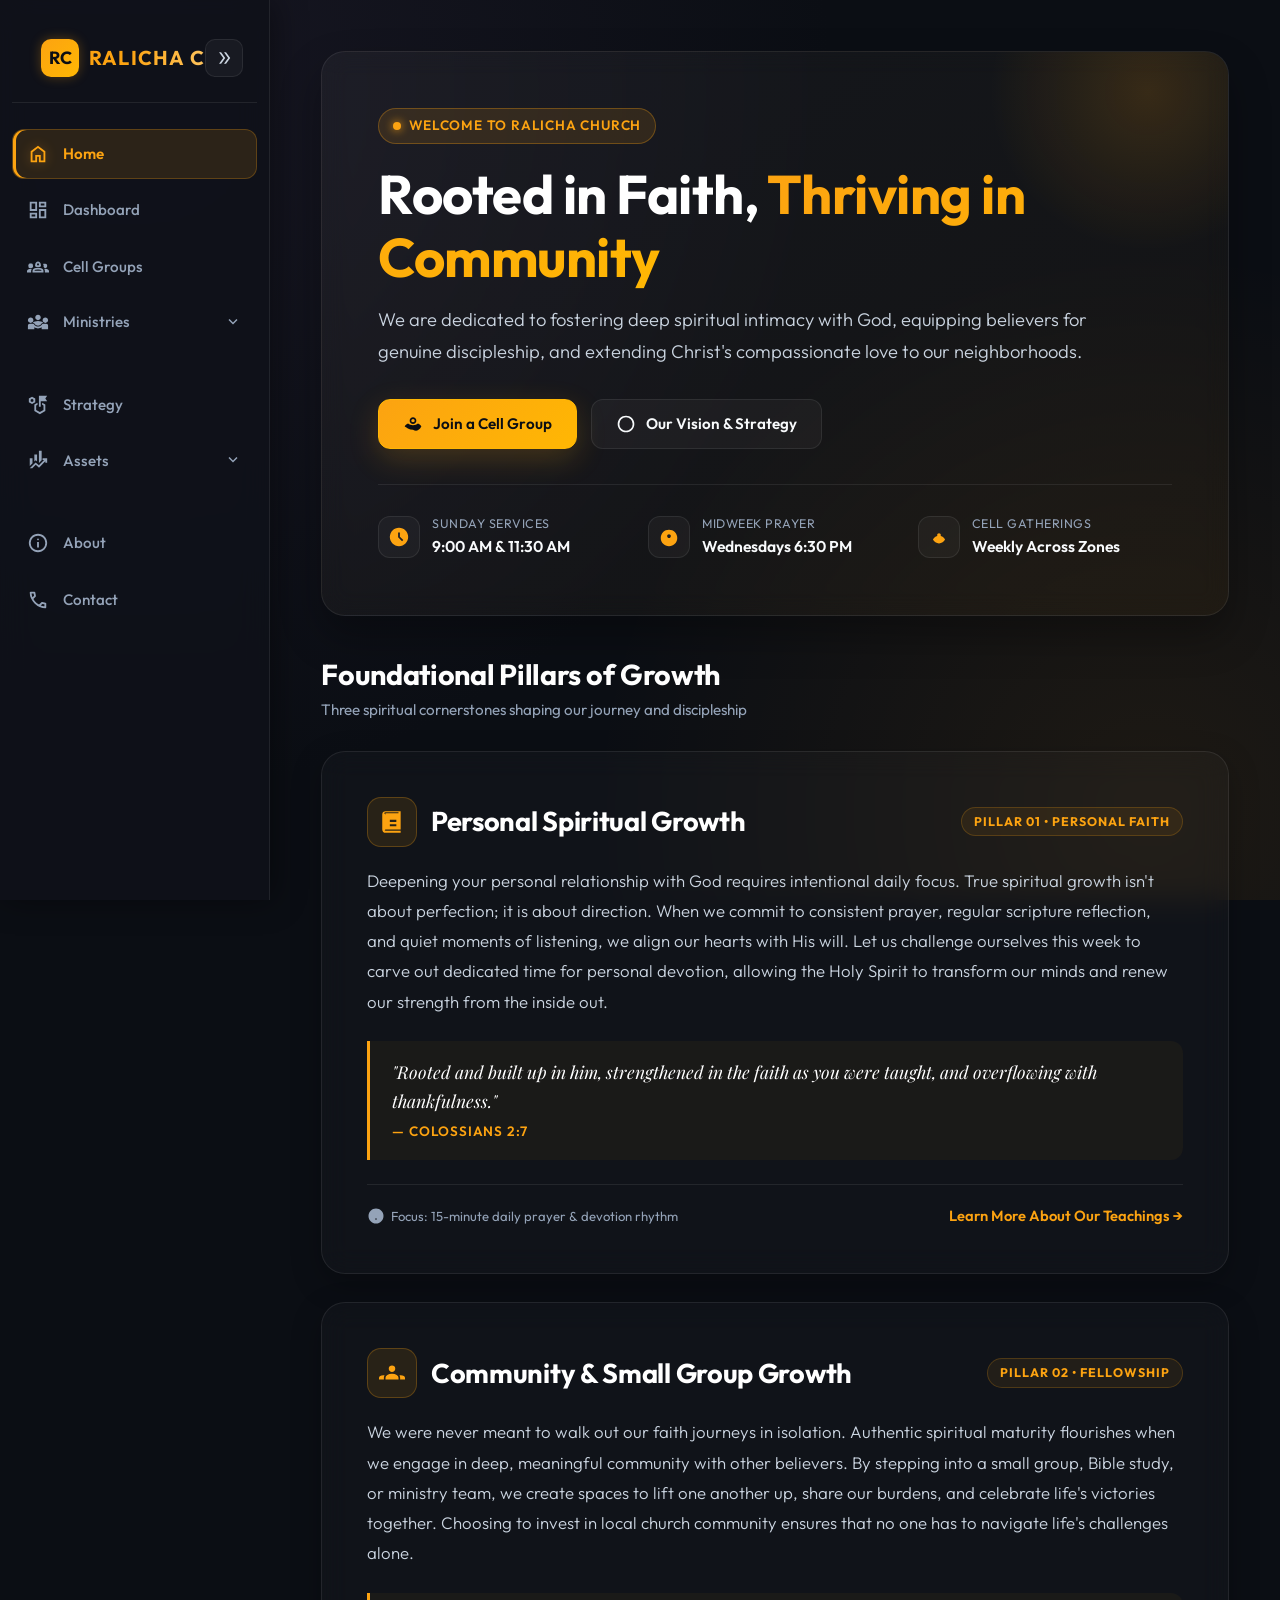
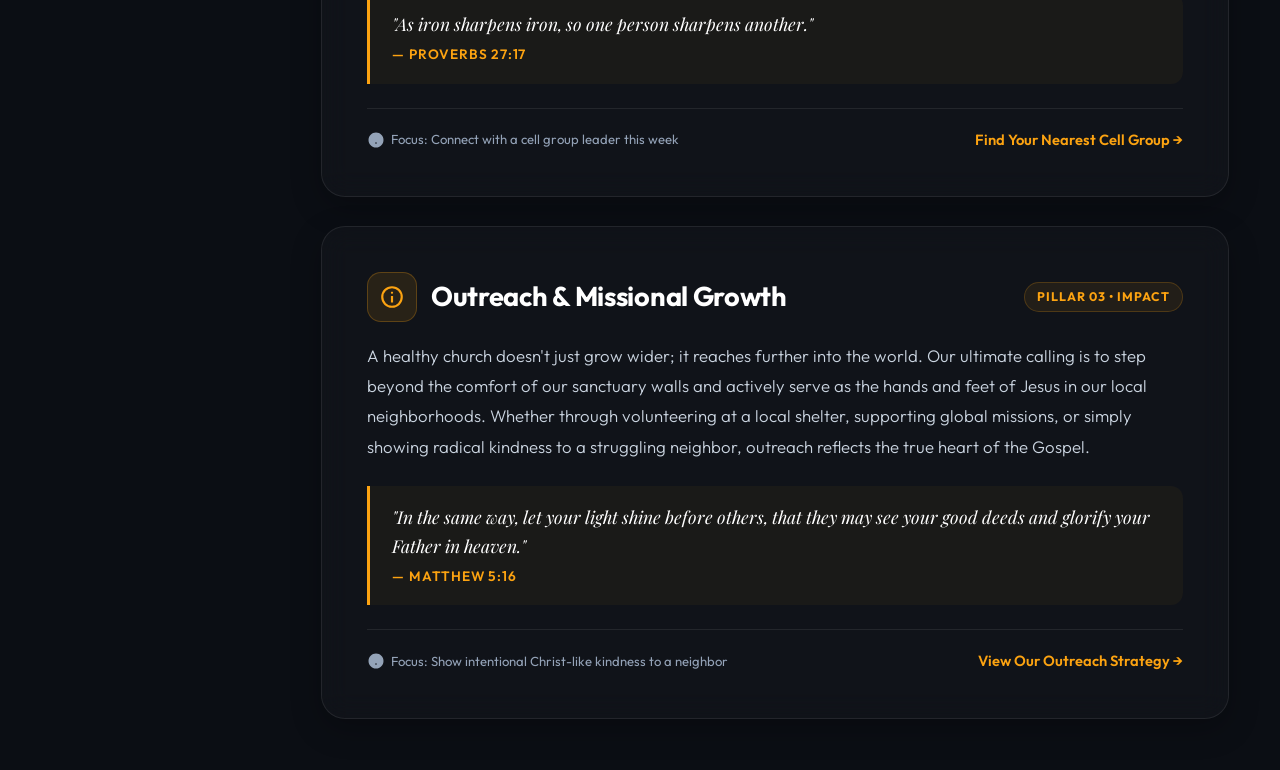
<file: index.html>
<!DOCTYPE html>
<html lang="en">
   <head>
      <meta charset="UTF-8">
      <meta name="viewport" content="width=device-width, initial-scale=1.0">
      <title>Ralicha Church | Home - Growing in Faith & Fellowship</title>
      <link rel="stylesheet" href="ChurchStyle.Css">
      <script type="text/javascript" src="church.js" defer></script>
   </head>
   <body>
      <!-- Mobile Navigation Hamburger Button -->
      <button id="mobile-toggle" class="mobile-nav-toggle" aria-label="Toggle navigation menu">
         <svg xmlns="http://www.w3.org/2000/svg" height="24px" viewBox="0 -960 960 960" width="24px" fill="currentColor">
            <path d="M120-240v-80h720v80H120Zm0-200v-80h720v80H120Zm0-200v-80h720v80H120Z"/>
         </svg>
      </button>

      <!-- Backdrop for mobile drawer -->
      <div class="mobile-backdrop"></div>

      <!-- Navigation Sidebar -->
      <nav id="sidebar">
         <ul>
            <li>
               <a href="index.html" class="logo-link">
                  <div class="logo-badge">RC</div>
                  <span id="logo">RALICHA CHURCH</span>
               </a>
               <button id="toggle-btn" aria-label="Toggle sidebar width" title="Collapse sidebar">
                  <svg xmlns="http://www.w3.org/2000/svg" height="20px" viewBox="0 -960 960 960" width="20px">
                     <path d="m242-200 200-280-200-280h98l200 280-200 280h-98Zm238 0 200-280-200-280h98l200 280-200 280h-98Z"/>
                  </svg>
               </button>
            </li>

            <li class="active">
               <a href="index.html">
                  <svg xmlns="http://www.w3.org/2000/svg" height="24px" viewBox="0 -960 960 960" width="24px">
                     <path d="M240-200h120v-240h240v240h120v-360L480-740 240-560v360Zm-80 80v-480l320-240 320 240v480H520v-240h-80v240H160Zm320-350Z"/>
                  </svg>
                  <span>Home</span>
               </a>
            </li>

            <li>
               <a href="dashboard.html">
                  <svg xmlns="http://www.w3.org/2000/svg" height="24px" viewBox="0 -960 960 960" width="24px">
                     <path d="M520-600v-240h320v240H520ZM120-440v-400h320v400H120Zm400 320v-400h320v400H520Zm-400 0v-240h320v240H120Zm80-400h160v-240H200v240Zm400 320h160v-240H600v240Zm0-480h160v-80H600v80ZM200-200h160v-80H200v80Zm160-320Zm240-160Zm0 240ZM360-280Z"/>
                  </svg>
                  <span>Dashboard</span>
               </a>
            </li>
            
            <li>
               <a href="members.html">
                  <svg xmlns="http://www.w3.org/2000/svg" height="24px" viewBox="0 -960 960 960" width="24px">
                     <path d="M411-480q-28 0-46-21t-13-49l12-72q8-43 40.5-70.5T480-720q44 0 76.5 27.5T597-622l12 72q5 28-13 49t-46 21H411Zm24-80h91l-8-49q-2-14-13-22.5t-25-8.5q-14 0-24.5 8.5T443-609l-8 49ZM124-441q-23 1-39.5-9T63-481q-2-9-1-18t5-17q0 1-1-4-2-2-10-24-2-12 3-23t13-19l2-2q2-19 15.5-32t33.5-13q3 0 19 4l3-1q5-5 13-7.5t17-2.5q11 0 19.5 3.5T208-626q1 0 1.5.5t1.5.5q14 1 24.5 8.5T251-596q2 7 1.5 13.5T250-570q0 1 1 4 7 7 11 15.5t4 17.5q0 4-6 21-1 2 0 4l2 16q0 21-17.5 36T202-441h-78Zm676 1q-33 0-56.5-23.5T720-520q0-12 3.5-22.5T733-563l-28-25q-10-8-3.5-20t18.5-12h80q33 0 56.5 23.5T880-540v20q0 33-23.5 56.5T800-440ZM0-240v-63q0-44 44.5-70.5T160-400q13 0 25 .5t23 2.5q-14 20-21 43t-7 49v65H0Zm240 0v-65q0-65 66.5-105T480-450q108 0 174 40t66 105v65H240Zm560-160q72 0 116 26.5t44 70.5v63H780v-65q0-26-6.5-49T754-397q11-2 22.5-2.5t23.5-.5Zm-320 30q-57 0-102 15t-53 35h311q-9-20-53.5-35T480-370Zm0 50Zm1-280Z"/>
                  </svg>
                  <span>Cell Groups</span>
               </a>
            </li>

            <li>
               <button class="dropdown-btn" onclick="toggleSubMenu(this)">
                  <svg xmlns="http://www.w3.org/2000/svg" height="24px" viewBox="0 -960 960 960" width="24px">
                     <path d="M40-160v-160q0-34 23.5-57t56.5-23h131q20 0 38 10t29 27q29 39 71.5 61t90.5 22q49 0 91.5-22t70.5-61q13-17 30.5-27t36.5-10h131q34 0 57 23t23 57v160H640v-91q-35 25-75.5 38T480-200q-43 0-84-13.5T320-252v92H40Zm440-160q-38 0-72-17.5T351-386q-17-25-42.5-39.5T253-440q22-37 93-58.5T480-520q63 0 134 21.5t93 58.5q-29 0-55 14.5T609-386q-22 32-56 49t-73 17ZM160-440q-50 0-85-35t-35-85q0-51 35-85.5t85-34.5q51 0 85.5 34.5T280-560q0 50-34.5 85T160-440Zm640 0q-50 0-85-35t-35-85q0-51 35-85.5t85-34.5q51 0 85.5 34.5T920-560q0 50-34.5 85T800-440ZM480-560q-50 0-85-35t-35-85q0-51 35-85.5t85-34.5q51 0 85.5 34.5T600-680q0 50-34.5 85T480-560Z"/>
                  </svg>
                  <span>Ministries</span>
                  <svg xmlns="http://www.w3.org/2000/svg" height="24px" viewBox="0 -960 960 960" width="24px">
                     <path d="M480-344 240-584l56-56 184 184 184-184 56 56-240 240Z"/>
                  </svg>
               </button>
               <ul class="sub-menu">
                  <li><a href="#">Children Ministry</a></li>
                  <li><a href="#">Men's Fellowship</a></li>
                  <li><a href="#">Women of Grace</a></li>
                  <li><a href="#">Praise & Worship</a></li>
               </ul>
            </li>

            <li>
               <a href="strategy.html">
                  <svg xmlns="http://www.w3.org/2000/svg" height="24px" viewBox="0 -960 960 960" width="24px">
                     <path d="M220-520 80-600v-160l140-80 140 80v160l-140 80Zm0-92 60-34v-68l-60-34-60 34v68l60 34Zm440 123v-93l140 82v280L560-80 320-220v-280l140-82v93l-60 35v188l160 93 160-93v-188l-60-35Zm-140 89v-480h360l-80 120 80 120H600v240h-80Zm40 69ZM220-680Z"/>
                  </svg>
                  <span>Strategy</span>
               </a>
            </li>

            <li>
               <button class="dropdown-btn" onclick="toggleSubMenu(this)">
                  <svg xmlns="http://www.w3.org/2000/svg" height="24px" viewBox="0 -960 960 960" width="24px">
                     <path d="M320-414v-306h120v306l-60-56-60 56Zm200 60v-526h120v406L520-354ZM120-216v-344h120v224L120-216Zm0 98 258-258 142 122 224-224h-64v-80h200v200h-80v-64L524-146 382-268 232-118H120Z"/>
                  </svg>
                  <span>Assets</span> 
                  <svg xmlns="http://www.w3.org/2000/svg" height="24px" viewBox="0 -960 960 960" width="24px">
                     <path d="M480-344 240-584l56-56 184 184 184-184 56 56-240 240Z"/>
                  </svg> 
               </button>
               <ul class="sub-menu">
                  <li><a href="#">Finance & Giving</a></li>
                  <li><a href="#">Inventory & Facilities</a></li>
               </ul>
            </li>

            <li>
               <a href="about.html">
                  <svg xmlns="http://www.w3.org/2000/svg" height="24px" viewBox="0 -960 960 960" width="24px">
                     <path d="M440-280h80v-240h-80v240Zm68.5-331.5Q520-623 520-640t-11.5-28.5Q497-680 480-680t-28.5 11.5Q440-657 440-640t11.5 28.5Q463-600 480-600t28.5-11.5ZM480-80q-83 0-156-31.5T197-197q-54-54-85.5-127T80-480q0-83 31.5-156T197-763q54-54 127-85.5T480-880q83 0 156 31.5T763-763q54 54 85.5 127T880-480q0 83-31.5 156T763-197q-54 54-127 85.5T480-80Zm0-80q134 0 227-93t93-227q0-134-93-227t-227-93q-134 0-227 93t-93 227q0 134 93 227t227 93Zm0-320Z"/>
                  </svg>
                  <span>About</span>
               </a>
            </li>

            <li>
               <a href="profile.html">
                  <svg xmlns="http://www.w3.org/2000/svg" height="24px" viewBox="0 -960 960 960" width="24px">
                     <path d="M798-120q-125 0-247-54.5T329-329Q229-429 174.5-551T120-798q0-18 12-30t30-12h162q14 0 25 9.5t13 22.5l26 140q2 16-1 27t-11 19l-97 98q20 37 47.5 71.5T387-386q31 31 65 57.5t72 48.5l94-94q9-9 23.5-13.5T670-390l138 28q14 4 23 14.5t9 23.5v162q0 18-12 30t-30 12ZM241-600l66-66-17-94h-89q5 41 14 81t26 79Zm358 358q39 17 79.5 27t81.5 13v-88l-94-19-67 67ZM241-600Zm358 358Z"/>
                  </svg>
                  <span>Contact</span>
               </a>
            </li>
         </ul>
      </nav>

      <!-- Main Content Container -->
      <main>
         <!-- Hero Welcome Banner -->
         <section class="hero-section">
            <div class="hero-pill">
               <span class="pulse-dot"></span>
               Welcome to Ralicha Church
            </div>
            <h1 class="hero-title">
               Rooted in Faith, <span>Thriving in Community</span>
            </h1>
            <p class="hero-lead">
               We are dedicated to fostering deep spiritual intimacy with God, equipping believers for genuine discipleship, and extending Christ's compassionate love to our neighborhoods.
            </p>
            <div class="hero-actions">
               <a href="members.html" class="btn btn-primary">
                  <svg xmlns="http://www.w3.org/2000/svg" height="20px" viewBox="0 -960 960 960" width="20px" fill="currentColor">
                     <path d="M480-480q-66 0-113-47t-47-113q0-66 47-113t113-47q66 0 113 47t47 113q0 66-47 113t-113 47Zm0-80q33 0 56.5-23.5T560-640q0-33-23.5-56.5T480-720q-33 0-56.5 23.5T400-640q0 33 23.5 56.5T480-560Zm0 360q-139 0-244-67.5T80-360q21-48 64.5-84T244-500q47 41 106 60.5T480-420q71 0 130-19.5T716-500q56 20 99.5 56T880-360q-45 105-150.5 172.5T480-200Z"/>
                  </svg>
                  Join a Cell Group
               </a>
               <a href="strategy.html" class="btn btn-outline">
                  <svg xmlns="http://www.w3.org/2000/svg" height="20px" viewBox="0 -960 960 960" width="20px" fill="currentColor">
                     <path d="M480-80q-83 0-156-31.5T197-197q-54-54-85.5-127T80-480q0-83 31.5-156T197-763q54-54 127-85.5T480-880q83 0 156 31.5T763-763q54 54 85.5 127T880-480q0 83-31.5 156T763-197q-54 54-127 85.5T480-80Zm0-80q134 0 227-93t93-227q0-134-93-227t-227-93q-134 0-227 93t-93 227q0 134 93 227t227 93Zm0-320Z"/>
                  </svg>
                  Our Vision & Strategy
               </a>
            </div>

            <!-- Worship & Gathering Stats Ribbon -->
            <div class="hero-stats">
               <div class="stat-item">
                  <div class="stat-icon">
                     <svg xmlns="http://www.w3.org/2000/svg" height="22px" viewBox="0 -960 960 960" width="22px" fill="currentColor">
                        <path d="m612-292 56-56-148-148v-184h-80v216l172 172ZM480-80q-83 0-156-31.5T197-197q-54-54-85.5-127T80-480q0-83 31.5-156T197-763q54-54 127-85.5T480-880q83 0 156 31.5T763-763q54 54 85.5 127T880-480q0 83-31.5 156T763-197q-54 54-127 85.5T480-80Z"/>
                     </svg>
                  </div>
                  <div class="stat-info">
                     <div class="stat-label">Sunday Services</div>
                     <div class="stat-value">9:00 AM & 11:30 AM</div>
                  </div>
               </div>

               <div class="stat-item">
                  <div class="stat-icon">
                     <svg xmlns="http://www.w3.org/2000/svg" height="22px" viewBox="0 -960 960 960" width="22px" fill="currentColor">
                        <path d="M480-80q-75 0-140.5-28.5t-114-77q-48.5-48.5-77-114T120-440q0-75 28.5-140.5t77-114q48.5-48.5 114-77T480-800q75 0 140.5 28.5t114 77q48.5 48.5 77 114T840-440q0 75-28.5 140.5t-77 114q-48.5 48.5-114 77T480-80Zm0-360q33 0 56.5-23.5T560-520q0-33-23.5-56.5T480-600q-33 0-56.5 23.5T400-520q0 33 23.5 56.5T480-440Z"/>
                     </svg>
                  </div>
                  <div class="stat-info">
                     <div class="stat-label">Midweek Prayer</div>
                     <div class="stat-value">Wednesdays 6:30 PM</div>
                  </div>
               </div>

               <div class="stat-item">
                  <div class="stat-icon">
                     <svg xmlns="http://www.w3.org/2000/svg" height="22px" viewBox="0 -960 960 960" width="22px" fill="currentColor">
                        <path d="M480-480q33 0 56.5-23.5T560-560q0-33-23.5-56.5T480-640q-33 0-56.5 23.5T400-560q0 33 23.5 56.5T480-480Zm0 280q86 0 157-45.5t107-122.5q-36-77-107-122.5T480-536q-86 0-157 45.5T216-368q36 77 107 122.5T480-200Z"/>
                     </svg>
                  </div>
                  <div class="stat-info">
                     <div class="stat-label">Cell Gatherings</div>
                     <div class="stat-value">Weekly Across Zones</div>
                  </div>
               </div>
            </div>
         </section>

         <!-- Pillars Section Header -->
         <div class="section-header">
            <div>
               <h2 class="section-title">Foundational Pillars of Growth</h2>
               <p class="section-subtitle">Three spiritual cornerstones shaping our journey and discipleship</p>
            </div>
         </div>

         <!-- Growth Pillars Grid -->
         <div class="pillars-grid">
            <!-- Pillar 1 -->
            <article class="container">
               <div class="card-top">
                  <div class="card-header-left">
                     <div class="pillar-icon-box">
                        <!-- Open Book / Bible Icon -->
                        <svg xmlns="http://www.w3.org/2000/svg" height="26px" viewBox="0 -960 960 960" width="26px" fill="currentColor">
                           <path d="M240-80q-50 0-85-35t-35-85v-560q0-50 35-85t85-35h560v680H240q-17 0-28.5 11.5T200-200q0 17 11.5 28.5T240-160h560v80H240Zm0-720h480v-40H240q-17 0-28.5 11.5T200-800q0 17 11.5 28.5T240-760h480-480Zm160 480h240v-80H400v80Zm0-160h240v-80H400v80Z"/>
                        </svg>
                     </div>
                     <div>
                        <h2>Personal Spiritual Growth</h2>
                     </div>
                  </div>
                  <span class="pillar-badge">Pillar 01 &bull; Personal Faith</span>
               </div>

               <div class="card-body">
                  <p>
                     Deepening your personal relationship with God requires intentional daily focus. True spiritual growth isn't about perfection; it is about direction. When we commit to consistent prayer, regular scripture reflection, and quiet moments of listening, we align our hearts with His will. Let us challenge ourselves this week to carve out dedicated time for personal devotion, allowing the Holy Spirit to transform our minds and renew our strength from the inside out.
                  </p>

                  <div class="scripture-quote">
                     <div class="scripture-text">
                        "Rooted and built up in him, strengthened in the faith as you were taught, and overflowing with thankfulness."
                     </div>
                     <div class="scripture-ref">&mdash; Colossians 2:7</div>
                  </div>
               </div>

               <div class="card-footer">
                  <div class="challenge-tag">
                     <svg xmlns="http://www.w3.org/2000/svg" height="18px" viewBox="0 -960 960 960" width="18px" fill="currentColor">
                        <path d="M480-80q-83 0-156-31.5T197-197q-54-54-85.5-127T80-480q0-83 31.5-156T197-763q54-54 127-85.5T480-880q83 0 156 31.5T763-763q54 54 85.5 127T880-480q0 83-31.5 156T763-197q-54 54-127 85.5T480-80Zm-40-360v-240h80v240h-80Zm40 160q17 0 28.5-11.5T520-320q0-17-11.5-28.5T480-360q-17 0-28.5 11.5T440-320q0 17 11.5 28.5T480-280Z"/>
                     </svg>
                     Focus: 15-minute daily prayer & devotion rhythm
                  </div>
                  <a href="about.html" class="action-link">
                     Learn More About Our Teachings &rarr;
                  </a>
               </div>
            </article>

            <!-- Pillar 2 -->
            <article class="container">
               <div class="card-top">
                  <div class="card-header-left">
                     <div class="pillar-icon-box">
                        <!-- Community / Group Icon -->
                        <svg xmlns="http://www.w3.org/2000/svg" height="26px" viewBox="0 -960 960 960" width="26px" fill="currentColor">
                           <path d="M0-240v-63q0-44 44.5-70.5T160-400q13 0 25 .5t23 2.5q-14 20-21 43t-7 49v65H0Zm240 0v-65q0-65 66.5-105T480-450q108 0 174 40t66 105v65H240Zm560-160q72 0 116 26.5t44 70.5v63H780v-65q0-26-6.5-49T754-397q11-2 22.5-2.5t23.5-.5ZM480-520q-50 0-85-35t-35-85q0-51 35-85.5t85-34.5q51 0 85.5 34.5T600-640q0 50-34.5 85T480-520Z"/>
                        </svg>
                     </div>
                     <div>
                        <h2>Community & Small Group Growth</h2>
                     </div>
                  </div>
                  <span class="pillar-badge">Pillar 02 &bull; Fellowship</span>
               </div>

               <div class="card-body">
                  <p>
                     We were never meant to walk out our faith journeys in isolation. Authentic spiritual maturity flourishes when we engage in deep, meaningful community with other believers. By stepping into a small group, Bible study, or ministry team, we create spaces to lift one another up, share our burdens, and celebrate life's victories together. Choosing to invest in local church community ensures that no one has to navigate life's challenges alone.
                  </p>

                  <div class="scripture-quote">
                     <div class="scripture-text">
                        "As iron sharpens iron, so one person sharpens another."
                     </div>
                     <div class="scripture-ref">&mdash; Proverbs 27:17</div>
                  </div>
               </div>

               <div class="card-footer">
                  <div class="challenge-tag">
                     <svg xmlns="http://www.w3.org/2000/svg" height="18px" viewBox="0 -960 960 960" width="18px" fill="currentColor">
                        <path d="M480-80q-83 0-156-31.5T197-197q-54-54-85.5-127T80-480q0-83 31.5-156T197-763q54-54 127-85.5T480-880q83 0 156 31.5T763-763q54 54 85.5 127T880-480q0 83-31.5 156T763-197q-54 54-127 85.5T480-80Zm-40-360v-240h80v240h-80Zm40 160q17 0 28.5-11.5T520-320q0-17-11.5-28.5T480-360q-17 0-28.5 11.5T440-320q0 17 11.5 28.5T480-280Z"/>
                     </svg>
                     Focus: Connect with a cell group leader this week
                  </div>
                  <a href="members.html" class="action-link">
                     Find Your Nearest Cell Group &rarr;
                  </a>
               </div>
            </article>

            <!-- Pillar 3 -->
            <article class="container">
               <div class="card-top">
                  <div class="card-header-left">
                     <div class="pillar-icon-box">
                        <!-- Outreach / Hands Icon -->
                        <svg xmlns="http://www.w3.org/2000/svg" height="26px" viewBox="0 -960 960 960" width="26px" fill="currentColor">
                           <path d="M440-280h80v-240h-80v240Zm40-320q17 0 28.5-11.5T520-640q0-17-11.5-28.5T480-680q-17 0-28.5 11.5T440-640q0 17 11.5 28.5T480-600Zm0 520q-83 0-156-31.5T197-197q-54-54-85.5-127T80-480q0-83 31.5-156T197-763q54-54 127-85.5T480-880q83 0 156 31.5T763-763q54 54 85.5 127T880-480q0 83-31.5 156T763-197q-54 54-127 85.5T480-80Zm0-80q134 0 227-93t93-227q0-134-93-227t-227-93q-134 0-227 93t-93 227q0 134 93 227t227 93Zm0-320Z"/>
                        </svg>
                     </div>
                     <div>
                        <h2>Outreach & Missional Growth</h2>
                     </div>
                  </div>
                  <span class="pillar-badge">Pillar 03 &bull; Impact</span>
               </div>

               <div class="card-body">
                  <p>
                     A healthy church doesn't just grow wider; it reaches further into the world. Our ultimate calling is to step beyond the comfort of our sanctuary walls and actively serve as the hands and feet of Jesus in our local neighborhoods. Whether through volunteering at a local shelter, supporting global missions, or simply showing radical kindness to a struggling neighbor, outreach reflects the true heart of the Gospel.
                  </p>

                  <div class="scripture-quote">
                     <div class="scripture-text">
                        "In the same way, let your light shine before others, that they may see your good deeds and glorify your Father in heaven."
                     </div>
                     <div class="scripture-ref">&mdash; Matthew 5:16</div>
                  </div>
               </div>

               <div class="card-footer">
                  <div class="challenge-tag">
                     <svg xmlns="http://www.w3.org/2000/svg" height="18px" viewBox="0 -960 960 960" width="18px" fill="currentColor">
                        <path d="M480-80q-83 0-156-31.5T197-197q-54-54-85.5-127T80-480q0-83 31.5-156T197-763q54-54 127-85.5T480-880q83 0 156 31.5T763-763q54 54 85.5 127T880-480q0 83-31.5 156T763-197q-54 54-127 85.5T480-80Zm-40-360v-240h80v240h-80Zm40 160q17 0 28.5-11.5T520-320q0-17-11.5-28.5T480-360q-17 0-28.5 11.5T440-320q0 17 11.5 28.5T480-280Z"/>
                     </svg>
                     Focus: Show intentional Christ-like kindness to a neighbor
                  </div>
                  <a href="strategy.html" class="action-link">
                     View Our Outreach Strategy &rarr;
                  </a>
               </div>
            </article>
         </div>
      </main>
   </body>
</html>
</file>
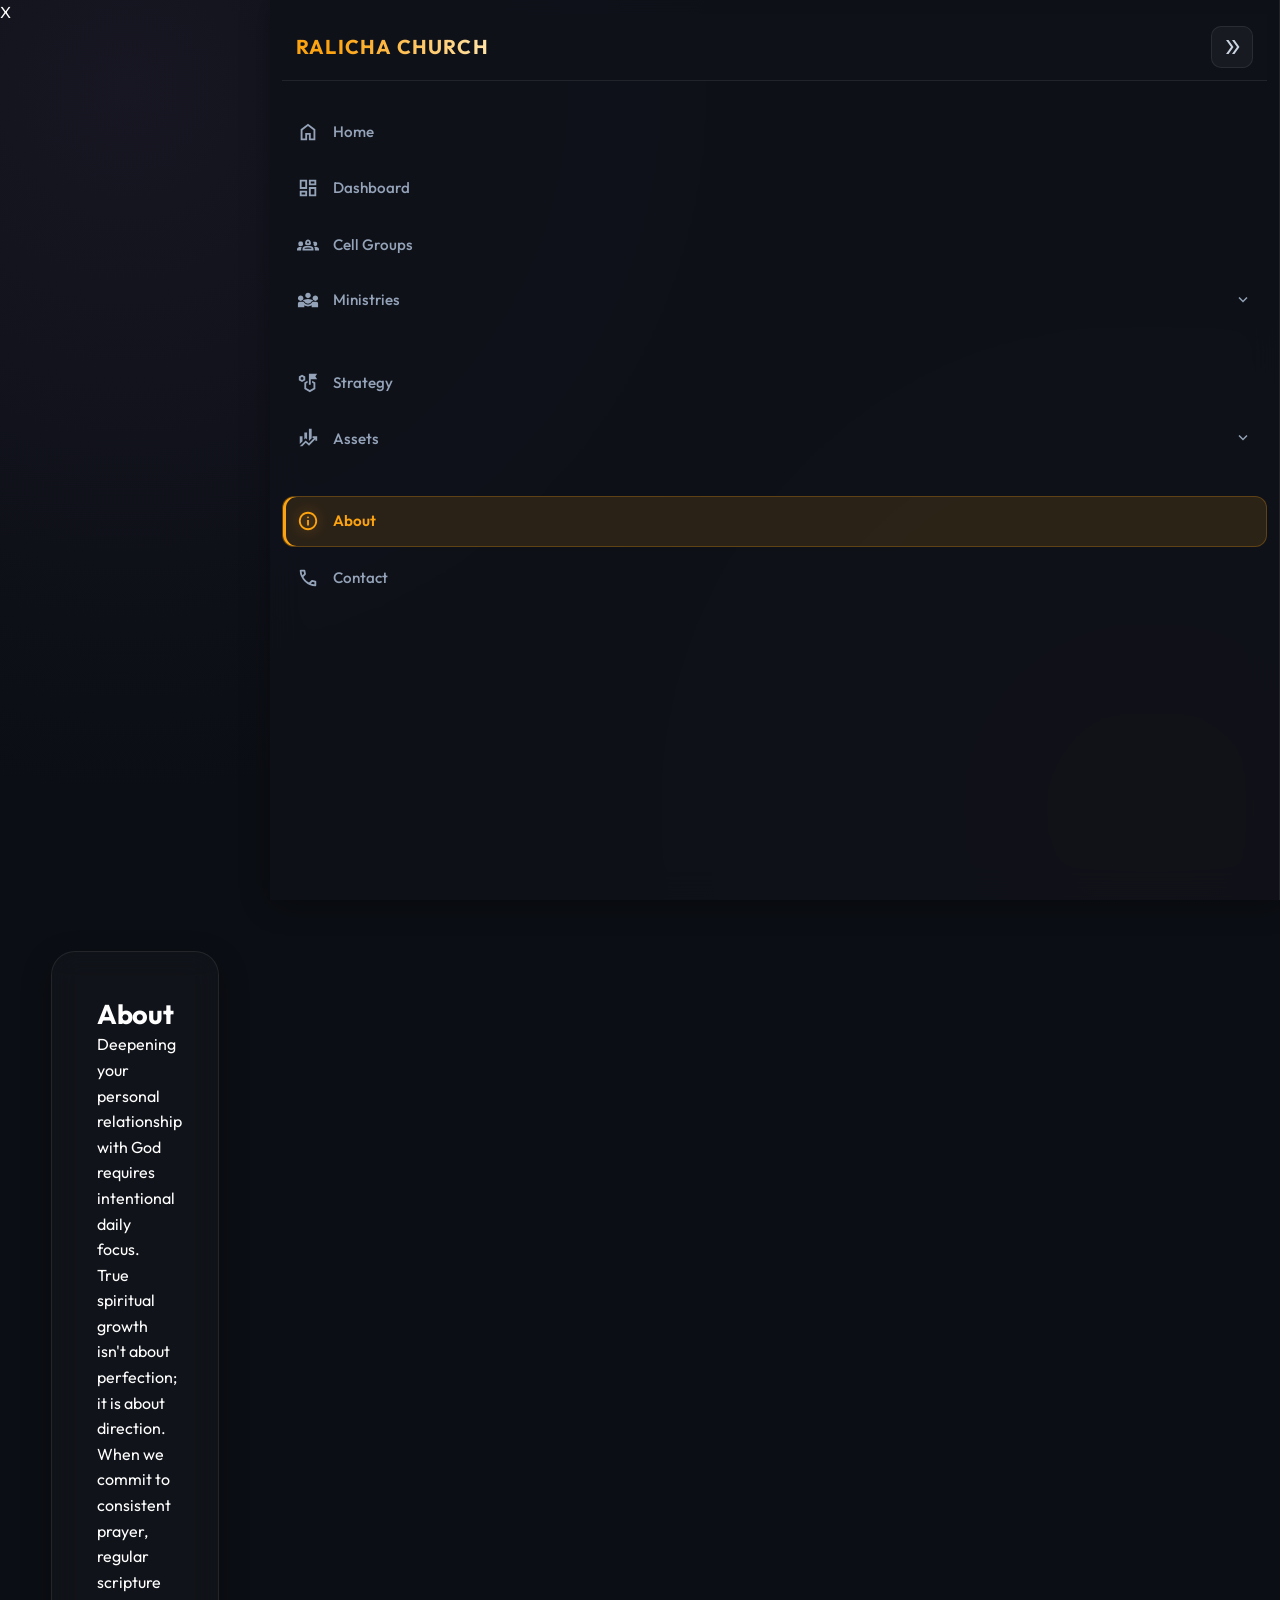
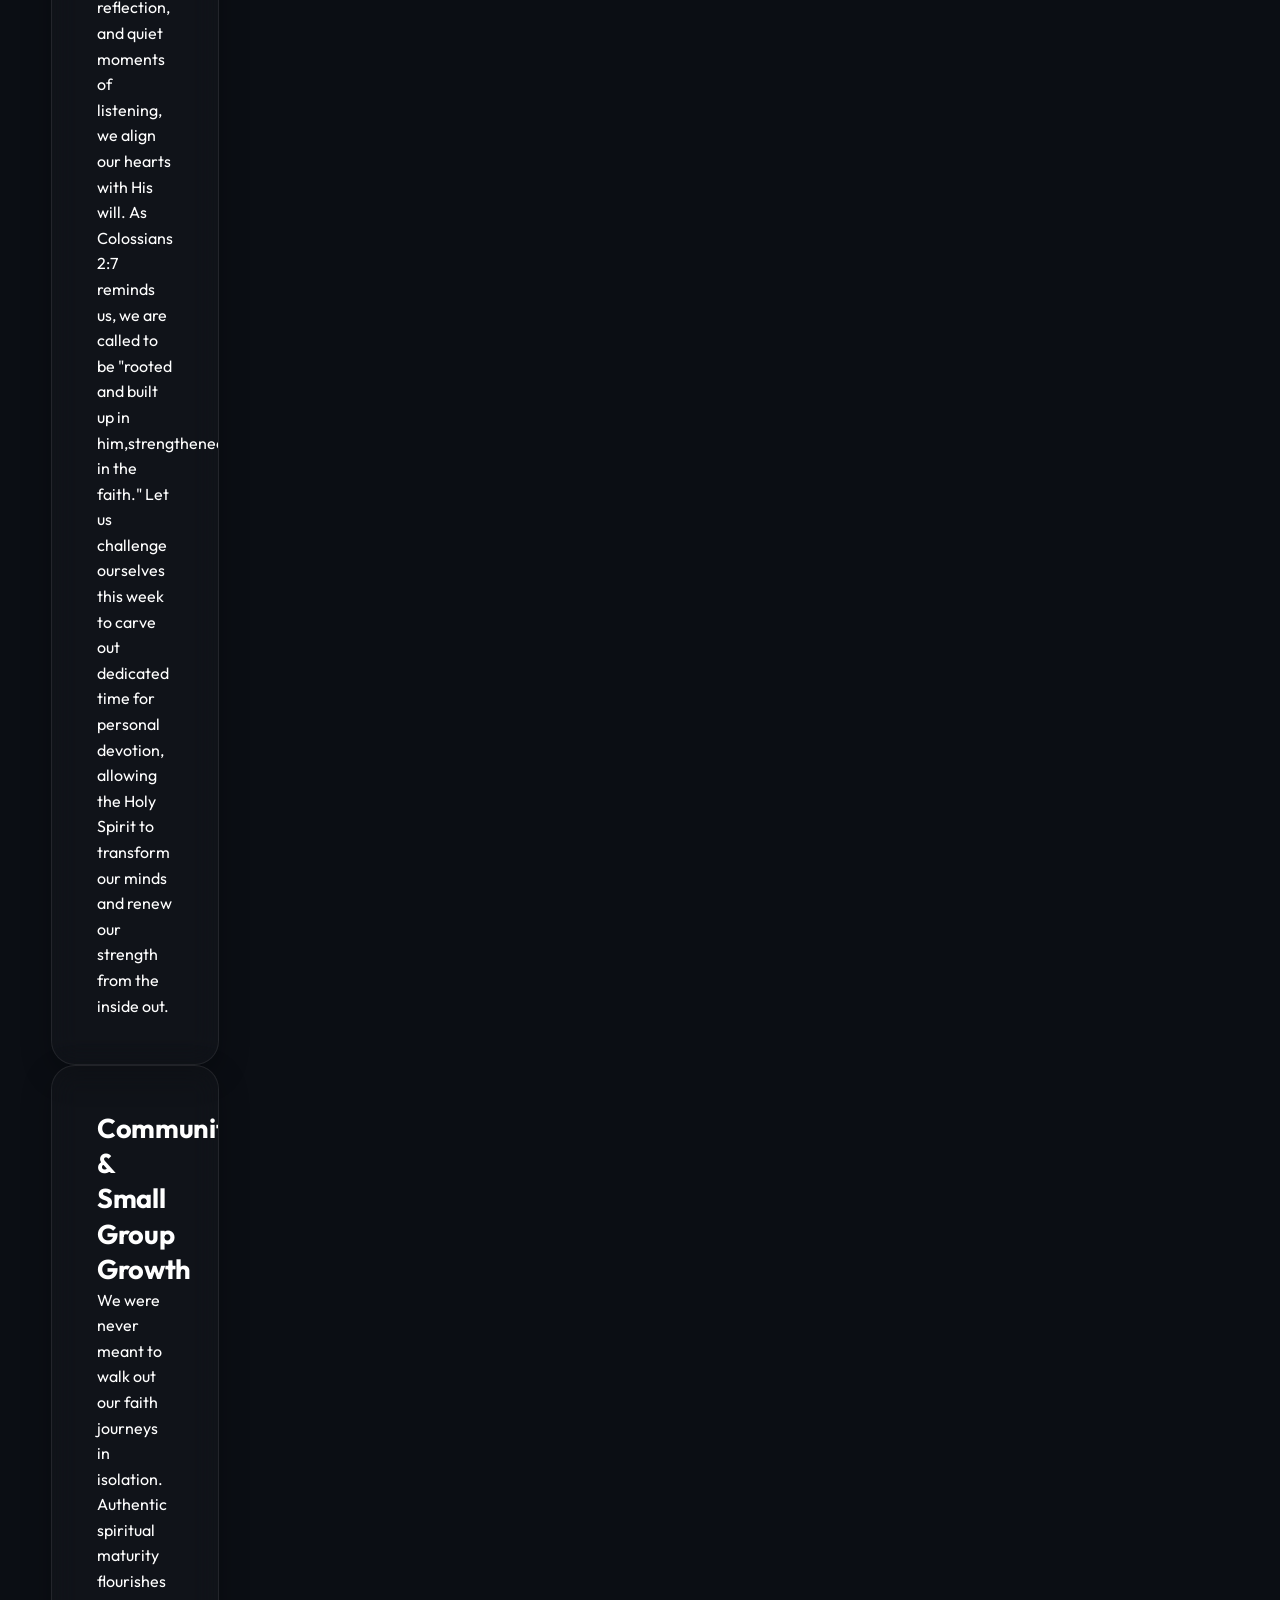
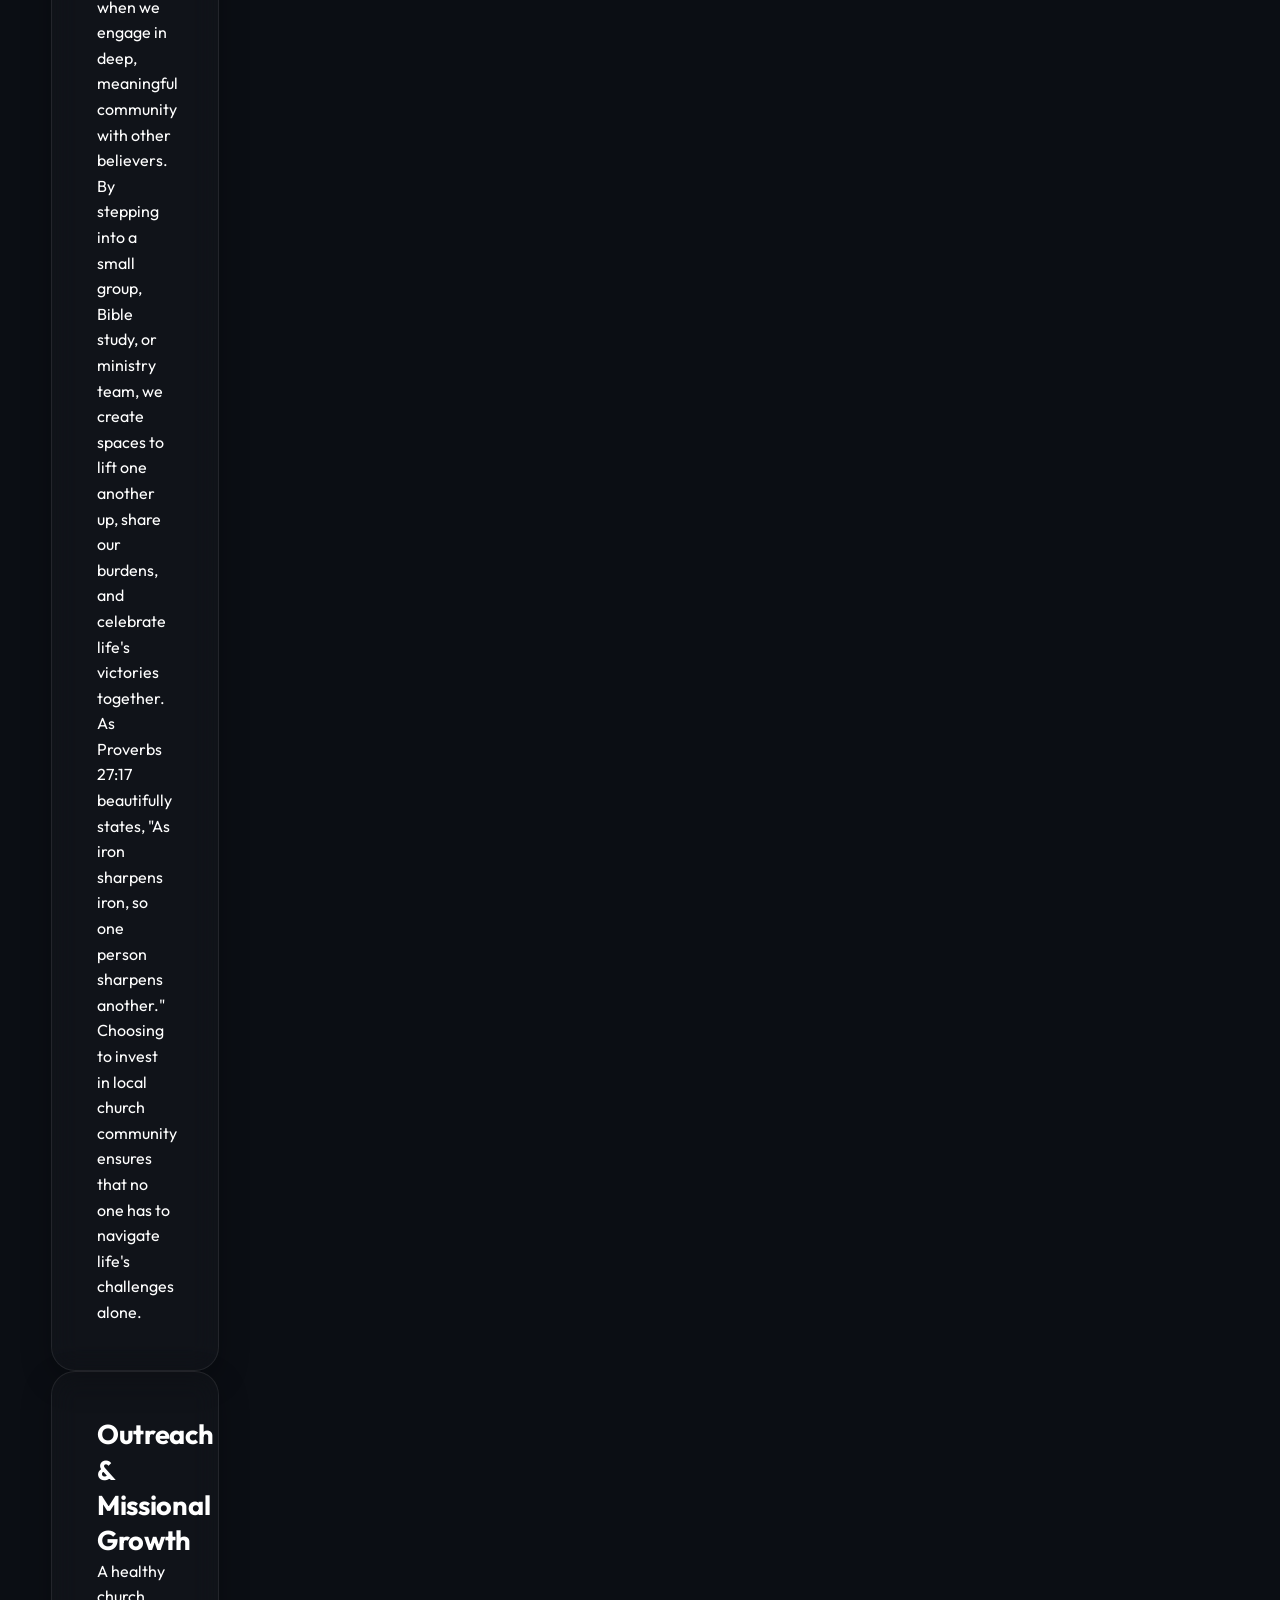
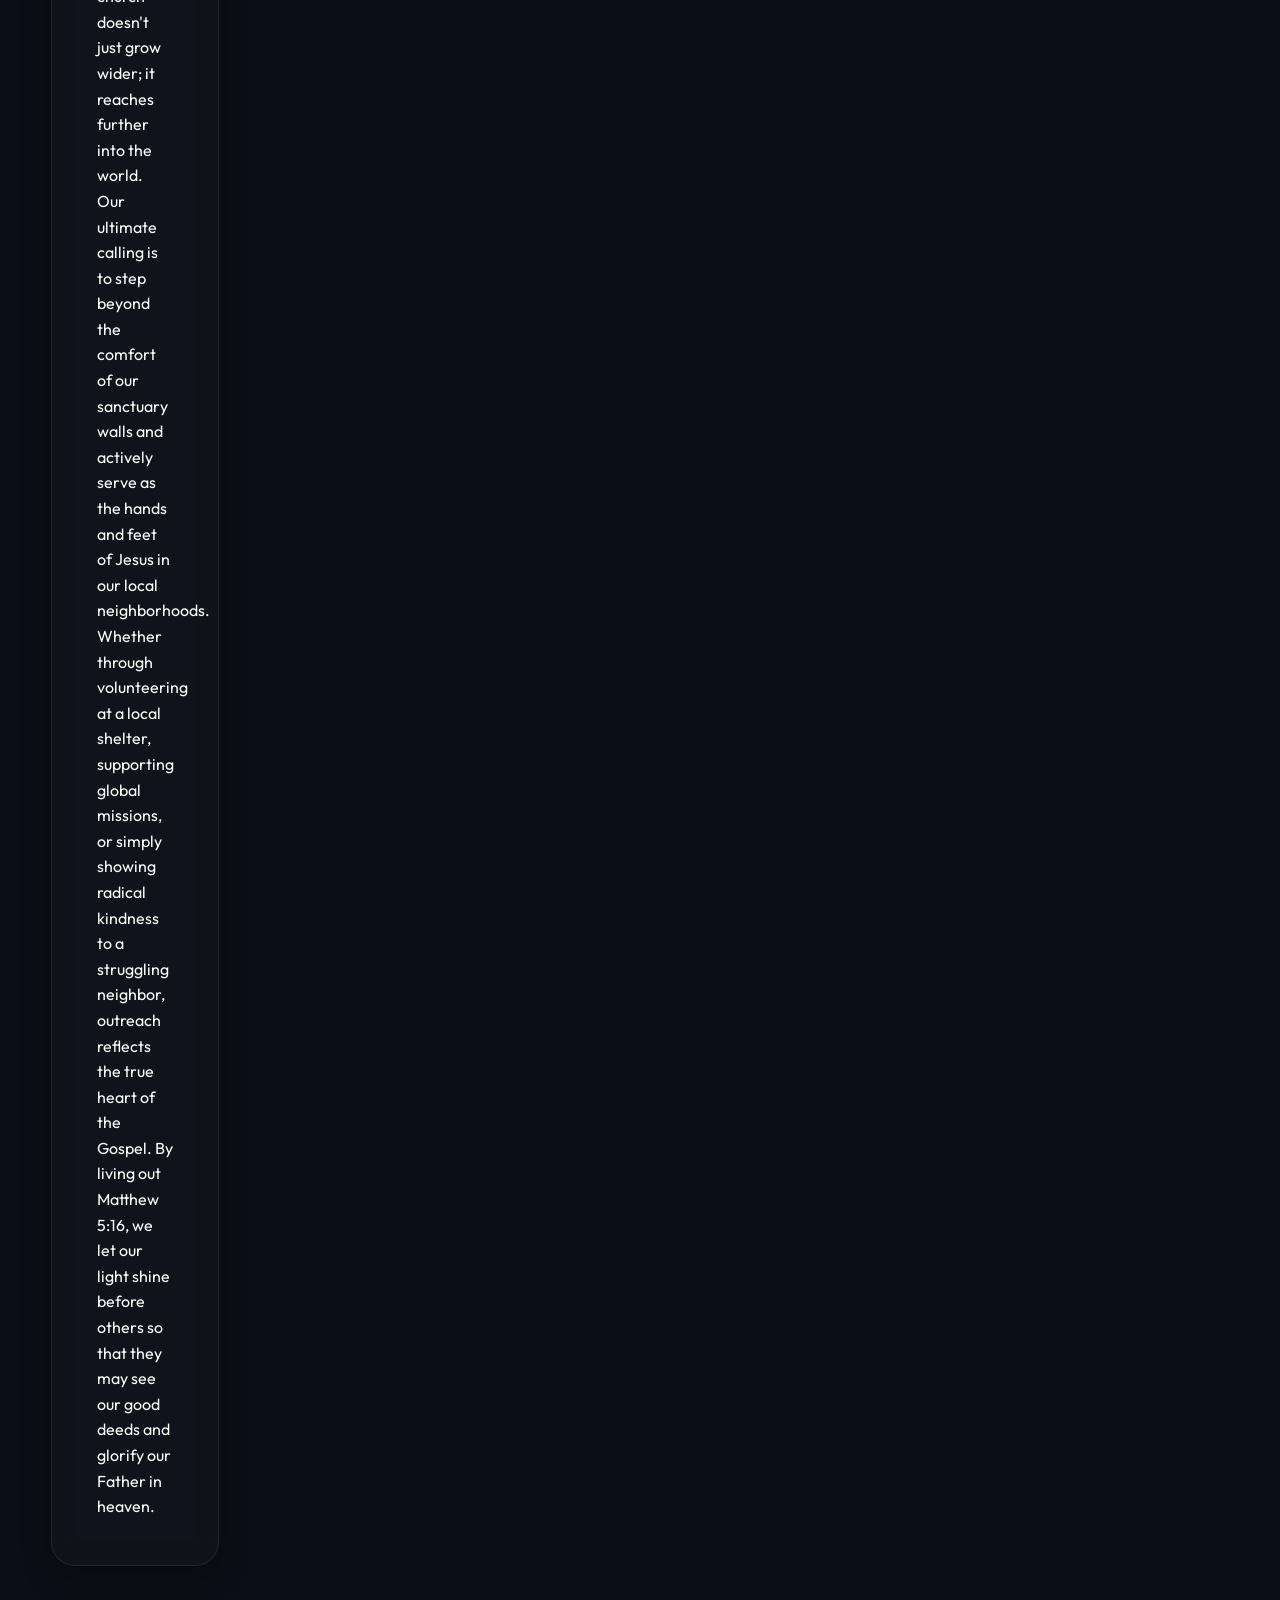
<file: about.html>
X<!DOCTYPE html>
<html>
   <head>
      <link rel="stylesheet" href="ChurchStyle.Css">

   </head>
   <body>
      <nav id="sidebar">
   <ul>
      <li >
        <span id="logo"> RALICHA CHURCH</span>
         <button id="toggle-btn">
            <svg xmlns="http://www.w3.org/2000/svg" height="24px" viewBox="0 -960 960 960" width="24px" fill="#ee3e3"><path d="m242-200 200-280-200-280h98l200 280-200 280h-98Zm238 0 200-280-200-280h98l200 280-200 280h-98Z"/></svg>
         </button>
      </li>
      <li> 
         <a href="index.html"><svg xmlns="http://www.w3.org/2000/svg" height="24px" viewBox="0 -960 960 960" width="24px" fill="#ee3e3"><path d="M240-200h120v-240h240v240h120v-360L480-740 240-560v360Zm-80 80v-480l320-240 320 240v480H520v-240h-80v240H160Zm320-350Z"/></svg>
            <span>Home</span>
         </a>
      </li>
      <li>
         <a href="dashboard.html">
            <svg xmlns="http://www.w3.org/2000/svg" height="24px" viewBox="0 -960 960 960" width="24px" fill="#ee3e3"><path d="M520-600v-240h320v240H520ZM120-440v-400h320v400H120Zm400 320v-400h320v400H520Zm-400 0v-240h320v240H120Zm80-400h160v-240H200v240Zm400 320h160v-240H600v240Zm0-480h160v-80H600v80ZM200-200h160v-80H200v80Zm160-320Zm240-160Zm0 240ZM360-280Z"/></svg>
            <span>Dashboard</span>
         </a>
      </li>
     
      <li>
         <a href="members.html">
            <svg xmlns="http://www.w3.org/2000/svg" height="24px" viewBox="0 -960 960 960" width="24px" fill="#ee3e3"><path d="M411-480q-28 0-46-21t-13-49l12-72q8-43 40.5-70.5T480-720q44 0 76.5 27.5T597-622l12 72q5 28-13 49t-46 21H411Zm24-80h91l-8-49q-2-14-13-22.5t-25-8.5q-14 0-24.5 8.5T443-609l-8 49ZM124-441q-23 1-39.5-9T63-481q-2-9-1-18t5-17q0 1-1-4-2-2-10-24-2-12 3-23t13-19l2-2q2-19 15.5-32t33.5-13q3 0 19 4l3-1q5-5 13-7.5t17-2.5q11 0 19.5 3.5T208-626q1 0 1.5.5t1.5.5q14 1 24.5 8.5T251-596q2 7 1.5 13.5T250-570q0 1 1 4 7 7 11 15.5t4 17.5q0 4-6 21-1 2 0 4l2 16q0 21-17.5 36T202-441h-78Zm676 1q-33 0-56.5-23.5T720-520q0-12 3.5-22.5T733-563l-28-25q-10-8-3.5-20t18.5-12h80q33 0 56.5 23.5T880-540v20q0 33-23.5 56.5T800-440ZM0-240v-63q0-44 44.5-70.5T160-400q13 0 25 .5t23 2.5q-14 20-21 43t-7 49v65H0Zm240 0v-65q0-65 66.5-105T480-450q108 0 174 40t66 105v65H240Zm560-160q72 0 116 26.5t44 70.5v63H780v-65q0-26-6.5-49T754-397q11-2 22.5-2.5t23.5-.5Zm-320 30q-57 0-102 15t-53 35h311q-9-20-53.5-35T480-370Zm0 50Zm1-280Z"/></svg>
            <span>Cell Groups</span>
         </a>
      </li>
      <li>
         <button class="dropdown-btn" onclick="toggleSubMenu(this)">
             <svg xmlns="http://www.w3.org/2000/svg" height="24px" viewBox="0 -960 960 960" width="24px" fill="#ee3e3"><path d="M40-160v-160q0-34 23.5-57t56.5-23h131q20 0 38 10t29 27q29 39 71.5 61t90.5 22q49 0 91.5-22t70.5-61q13-17 30.5-27t36.5-10h131q34 0 57 23t23 57v160H640v-91q-35 25-75.5 38T480-200q-43 0-84-13.5T320-252v92H40Zm440-160q-38 0-72-17.5T351-386q-17-25-42.5-39.5T253-440q22-37 93-58.5T480-520q63 0 134 21.5t93 58.5q-29 0-55 14.5T609-386q-22 32-56 49t-73 17ZM160-440q-50 0-85-35t-35-85q0-51 35-85.5t85-34.5q51 0 85.5 34.5T280-560q0 50-34.5 85T160-440Zm640 0q-50 0-85-35t-35-85q0-51 35-85.5t85-34.5q51 0 85.5 34.5T920-560q0 50-34.5 85T800-440ZM480-560q-50 0-85-35t-35-85q0-51 35-85.5t85-34.5q51 0 85.5 34.5T600-680q0 50-34.5 85T480-560Z"/></svg>
            <span>Ministries</span>
         <svg xmlns="http://www.w3.org/2000/svg" height="24px" viewBox="0 -960 960 960" width="24px" fill="#ee3e3"><path d="M480-344 240-584l56-56 184 184 184-184 56 56-240 240Z"/></svg>         </button>
         <ul class="sub-menu">
            <li><a href="#"> Children </a></li>
             <li><a href="#"> Men </a></li>
              <li><a href="#"> Women </a></li>
               <li><a href="#"> Praise and Worship </a></li>
            
         </ul>
      </li>

      <li>
         <a href="strategy.html">
        <svg xmlns="http://www.w3.org/2000/svg" height="24px" viewBox="0 -960 960 960" width="24px" fill="#ee3e3"><path d="M220-520 80-600v-160l140-80 140 80v160l-140 80Zm0-92 60-34v-68l-60-34-60 34v68l60 34Zm440 123v-93l140 82v280L560-80 320-220v-280l140-82v93l-60 35v188l160 93 160-93v-188l-60-35Zm-140 89v-480h360l-80 120 80 120H600v240h-80Zm40 69ZM220-680Z"/></svg>
            <span>Strategy</span>
         </a>
      </li>
    

      <li>
         <button class="dropdown-btn" onclick="toggleSubMenu(this)">
            <svg xmlns="http://www.w3.org/2000/svg" height="24px" viewBox="0 -960 960 960" width="24px" fill="#ee3e3"><path d="M320-414v-306h120v306l-60-56-60 56Zm200 60v-526h120v406L520-354ZM120-216v-344h120v224L120-216Zm0 98 258-258 142 122 224-224h-64v-80h200v200h-80v-64L524-146 382-268 232-118H120Z"/></svg>
            <span>Assets</span> 
      <svg xmlns="http://www.w3.org/2000/svg" height="24px" viewBox="0 -960 960 960" width="24px" fill="#ee3e3"><path d="M480-344 240-584l56-56 184 184 184-184 56 56-240 240Z"/></svg> 
         </button>
         <ul class="sub-menu">
            <li><a href="#"> Finance </a></li>
             <li><a href="#"> Inventory </a></li>
         </ul>
       
      </li>
       <li class="active">
         <a href="about.html">
            <svg xmlns="http://www.w3.org/2000/svg" height="24px" viewBox="0 -960 960 960" width="24px" fill="#ee3e3"><path d="M440-280h80v-240h-80v240Zm68.5-331.5Q520-623 520-640t-11.5-28.5Q497-680 480-680t-28.5 11.5Q440-657 440-640t11.5 28.5Q463-600 480-600t28.5-11.5ZM480-80q-83 0-156-31.5T197-197q-54-54-85.5-127T80-480q0-83 31.5-156T197-763q54-54 127-85.5T480-880q83 0 156 31.5T763-763q54 54 85.5 127T880-480q0 83-31.5 156T763-197q-54 54-127 85.5T480-80Zm0-80q134 0 227-93t93-227q0-134-93-227t-227-93q-134 0-227 93t-93 227q0 134 93 227t227 93Zm0-320Z"/></svg>
            <span>About</span>
         </a>
      </li>
      <li>
         <a href="profile.html">
            <svg xmlns="http://www.w3.org/2000/svg" height="24px" viewBox="0 -960 960 960" width="24px" fill="#ee3e3"><path d="M798-120q-125 0-247-54.5T329-329Q229-429 174.5-551T120-798q0-18 12-30t30-12h162q14 0 25 9.5t13 22.5l26 140q2 16-1 27t-11 19l-97 98q20 37 47.5 71.5T387-386q31 31 65 57.5t72 48.5l94-94q9-9 23.5-13.5T670-390l138 28q14 4 23 14.5t9 23.5v162q0 18-12 30t-30 12ZM241-600l66-66-17-94h-89q5 41 14 81t26 79Zm358 358q39 17 79.5 27t81.5 13v-88l-94-19-67 67ZM241-600Zm358 358Z"/></svg>
            <span>Contact</span>
         </a>
      </li>
   </ul>
</nav>

      <main>
         <div class="container">
              <h2> About</h2>
               <p>Deepening your personal relationship with God requires intentional daily focus.
               True spiritual growth isn't about perfection; it is about direction. 
               When we commit to consistent prayer,
               regular scripture reflection, and quiet moments of listening, 
               we align our hearts with His will. As Colossians 2:7 reminds us,
               we are called to be "rooted and built up in him,strengthened in the faith."
               Let us challenge ourselves this week to carve out dedicated time for personal devotion, 
               allowing the Holy Spirit to transform our minds and renew our strength from the inside out.
               </p>

         </div>
         <div class="container">
            <h2> Community & Small Group Growth</h2>
            <p>
               We were never meant to walk out our faith journeys in isolation. 
               Authentic spiritual maturity flourishes when we engage in deep, meaningful community with other believers.
                By stepping into a small group, Bible study, or ministry team, we create spaces to lift one another up, 
                share our burdens, and celebrate life's victories together. 
                As Proverbs 27:17 beautifully states, "As iron sharpens iron, so one person sharpens another."
                Choosing to invest in local church community ensures that no one has to navigate life's challenges alone.
            </p>

         </div>
         <div class="container">
              <h2> Outreach & Missional Growth</h2>
            <p>
               A healthy church doesn't just grow wider; it reaches further into the world. 
               Our ultimate calling is to step beyond the comfort of our sanctuary walls and actively serve as the hands and feet of Jesus in our local neighborhoods. 
               Whether through volunteering at a local shelter, supporting global missions, or simply showing radical kindness to a struggling neighbor, outreach reflects the true heart of the Gospel.
                By living out Matthew 5:16, we let our light shine before others so that they may see our good deeds and glorify our Father in heaven.
            </p>

         </div>

      </main>
      <script src="church.js"></script>
   </body>
</html>
</file>
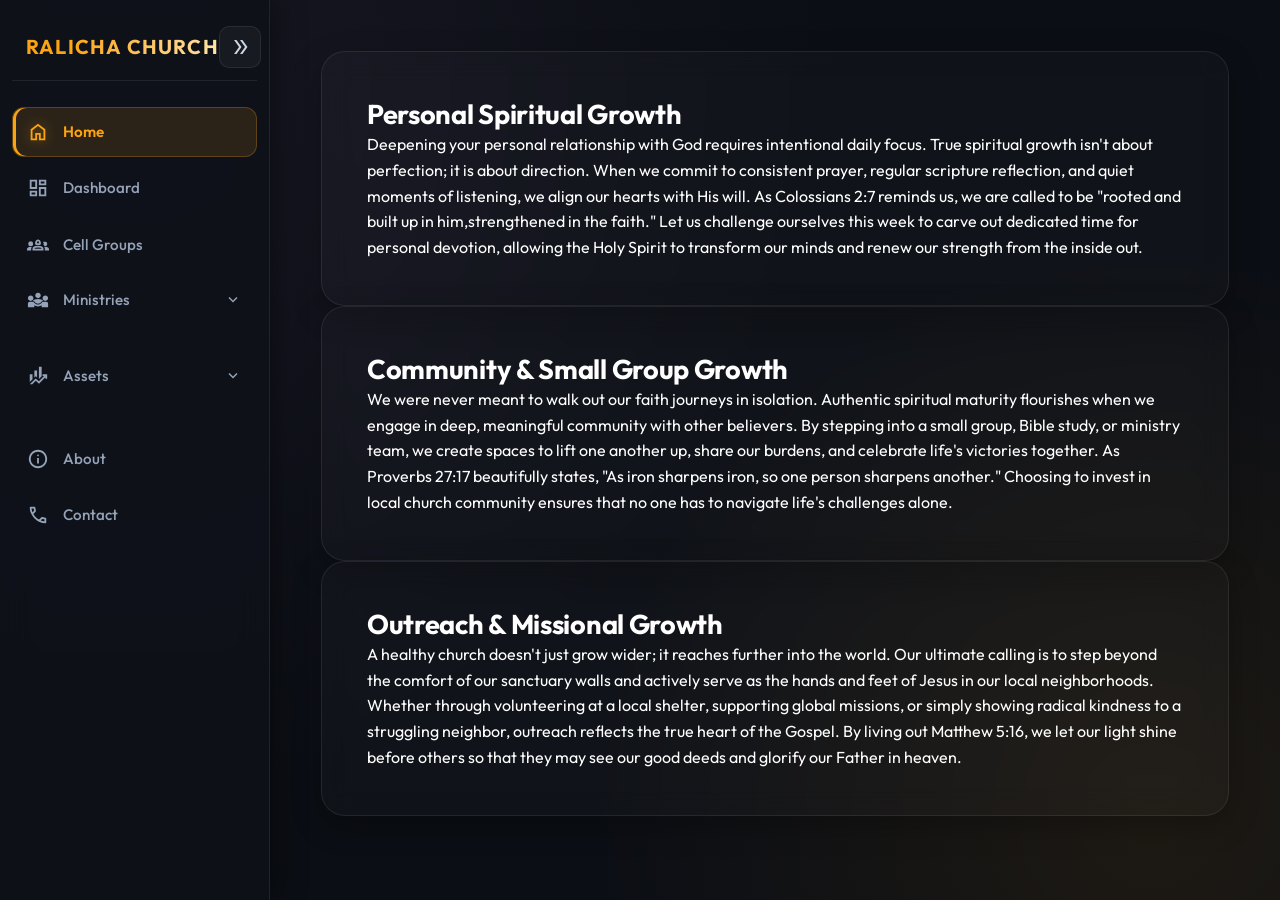
<file: Church Web.html>
<!DOCTYPE html>
<html>
   <head>
      <link rel="stylesheet" href="ChurchStyle.Css">
      <script type="text/javascript" src="church.js" defer></script>

   </head>
   <body>
      <nav id="sidebar">
   <ul>
      <li >
         <span id="logo"> RALICHA CHURCH</span>
         <button id="toggle-btn">
            <svg xmlns="http://www.w3.org/2000/svg" height="24px" viewBox="0 -960 960 960" width="24px" fill="#ee3e3"><path d="m242-200 200-280-200-280h98l200 280-200 280h-98Zm238 0 200-280-200-280h98l200 280-200 280h-98Z"/></svg>
         </button>
      </li>
      <li class="active"> <!--active class is used to highlight the current page in the navigation menu-->
         <a href="index.html"><svg xmlns="http://www.w3.org/2000/svg" height="24px" viewBox="0 -960 960 960" width="24px" fill="#ee3e3"><path d="M240-200h120v-240h240v240h120v-360L480-740 240-560v360Zm-80 80v-480l320-240 320 240v480H520v-240h-80v240H160Zm320-350Z"/></svg>
            <span>Home</span>
         </a>
      </li>
      <li>
         <a href="dashboard.html">
            <svg xmlns="http://www.w3.org/2000/svg" height="24px" viewBox="0 -960 960 960" width="24px" fill="#ee3e3"><path d="M520-600v-240h320v240H520ZM120-440v-400h320v400H120Zm400 320v-400h320v400H520Zm-400 0v-240h320v240H120Zm80-400h160v-240H200v240Zm400 320h160v-240H600v240Zm0-480h160v-80H600v80ZM200-200h160v-80H200v80Zm160-320Zm240-160Zm0 240ZM360-280Z"/></svg>
            <span>Dashboard</span>
         </a>
      </li> 
     
      <li>
         <a href="members.html">
            <svg xmlns="http://www.w3.org/2000/svg" height="24px" viewBox="0 -960 960 960" width="24px" fill="#ee3e3"><path d="M411-480q-28 0-46-21t-13-49l12-72q8-43 40.5-70.5T480-720q44 0 76.5 27.5T597-622l12 72q5 28-13 49t-46 21H411Zm24-80h91l-8-49q-2-14-13-22.5t-25-8.5q-14 0-24.5 8.5T443-609l-8 49ZM124-441q-23 1-39.5-9T63-481q-2-9-1-18t5-17q0 1-1-4-2-2-10-24-2-12 3-23t13-19l2-2q2-19 15.5-32t33.5-13q3 0 19 4l3-1q5-5 13-7.5t17-2.5q11 0 19.5 3.5T208-626q1 0 1.5.5t1.5.5q14 1 24.5 8.5T251-596q2 7 1.5 13.5T250-570q0 1 1 4 7 7 11 15.5t4 17.5q0 4-6 21-1 2 0 4l2 16q0 21-17.5 36T202-441h-78Zm676 1q-33 0-56.5-23.5T720-520q0-12 3.5-22.5T733-563l-28-25q-10-8-3.5-20t18.5-12h80q33 0 56.5 23.5T880-540v20q0 33-23.5 56.5T800-440ZM0-240v-63q0-44 44.5-70.5T160-400q13 0 25 .5t23 2.5q-14 20-21 43t-7 49v65H0Zm240 0v-65q0-65 66.5-105T480-450q108 0 174 40t66 105v65H240Zm560-160q72 0 116 26.5t44 70.5v63H780v-65q0-26-6.5-49T754-397q11-2 22.5-2.5t23.5-.5Zm-320 30q-57 0-102 15t-53 35h311q-9-20-53.5-35T480-370Zm0 50Zm1-280Z"/></svg>
            <span>Cell Groups</span>
         </a>
      </li>
      <li>
         <Button onclick=toggleSubMenu(this) class="dropdown-btn">
             <svg xmlns="http://www.w3.org/2000/svg" height="24px" viewBox="0 -960 960 960" width="24px" fill="#ee3e3"><path d="M40-160v-160q0-34 23.5-57t56.5-23h131q20 0 38 10t29 27q29 39 71.5 61t90.5 22q49 0 91.5-22t70.5-61q13-17 30.5-27t36.5-10h131q34 0 57 23t23 57v160H640v-91q-35 25-75.5 38T480-200q-43 0-84-13.5T320-252v92H40Zm440-160q-38 0-72-17.5T351-386q-17-25-42.5-39.5T253-440q22-37 93-58.5T480-520q63 0 134 21.5t93 58.5q-29 0-55 14.5T609-386q-22 32-56 49t-73 17ZM160-440q-50 0-85-35t-35-85q0-51 35-85.5t85-34.5q51 0 85.5 34.5T280-560q0 50-34.5 85T160-440Zm640 0q-50 0-85-35t-35-85q0-51 35-85.5t85-34.5q51 0 85.5 34.5T920-560q0 50-34.5 85T800-440ZM480-560q-50 0-85-35t-35-85q0-51 35-85.5t85-34.5q51 0 85.5 34.5T600-680q0 50-34.5 85T480-560Z"/></svg>
            <span>Ministries</span>
         <svg xmlns="http://www.w3.org/2000/svg" height="24px" viewBox="0 -960 960 960" width="24px" fill="#ee3e3"><path d="M480-344 240-584l56-56 184 184 184-184 56 56-240 240Z"/></svg>         </Button>
         <ul class="sub-menu">
            <div>
               <li><a href="#"> Children </a></li>
               <li><a href="#"> Men </a></li>
               <li><a href="#"> Women </a></li>
               <li><a href="#"> Praise and Worship </a></li>
            </div>
            
            
         </ul>
   <button onclick=toggleSubMenu(this) class="dropdown-btn">
      <svg xmlns="http://www.w3.org/2000/svg" height="24px" viewBox="0 -960 960 960" width="24px" fill="#ee3e3"><path d="M320-414v-306h120v306l-60-56-60 56Zm200 60v-526h120v406L520-354ZM120-216v-344h120v224L120-216Zm0 98 258-258 142 122 224-224h-64v-80h200v200h-80v-64L524-146 382-268 232-118H120Z"/></svg>
            <span>Assets</span> 
      <svg xmlns="http://www.w3.org/2000/svg" height="24px" viewBox="0 -960 960 960" width="24px" fill="#ee3e3"><path d="M480-344 240-584l56-56 184 184 184-184 56 56-240 240Z"/></svg> 
         </button>
         <ul class="sub-menu">
           <div>
             <li><a href="#"> Finance </a></li>
             <li><a href="#"> Inventory </a></li>
           </div>
         </ul>
       
      </li>

       <li>
         <a href="about.html">
            <svg xmlns="http://www.w3.org/2000/svg" height="24px" viewBox="0 -960 960 960" width="24px" fill="#ee3e3"><path d="M440-280h80v-240h-80v240Zm68.5-331.5Q520-623 520-640t-11.5-28.5Q497-680 480-680t-28.5 11.5Q440-657 440-640t11.5 28.5Q463-600 480-600t28.5-11.5ZM480-80q-83 0-156-31.5T197-197q-54-54-85.5-127T80-480q0-83 31.5-156T197-763q54-54 127-85.5T480-880q83 0 156 31.5T763-763q54 54 85.5 127T880-480q0 83-31.5 156T763-197q-54 54-127 85.5T480-80Zm0-80q134 0 227-93t93-227q0-134-93-227t-227-93q-134 0-227 93t-93 227q0 134 93 227t227 93Zm0-320Z"/></svg>
            <span>About</span>
         </a>
      </li>

      <li>
         <a href="profile.html">
            <svg xmlns="http://www.w3.org/2000/svg" height="24px" viewBox="0 -960 960 960" width="24px" fill="#ee3e3"><path d="M798-120q-125 0-247-54.5T329-329Q229-429 174.5-551T120-798q0-18 12-30t30-12h162q14 0 25 9.5t13 22.5l26 140q2 16-1 27t-11 19l-97 98q20 37 47.5 71.5T387-386q31 31 65 57.5t72 48.5l94-94q9-9 23.5-13.5T670-390l138 28q14 4 23 14.5t9 23.5v162q0 18-12 30t-30 12ZM241-600l66-66-17-94h-89q5 41 14 81t26 79Zm358 358q39 17 79.5 27t81.5 13v-88l-94-19-67 67ZM241-600Zm358 358Z"/></svg>
            <span>Contact</span>
         </a>
      </li>
   </ul>
</nav>

      <main>
         <div class="container">
              <h2> Personal Spiritual Growth</h2>
               <p>Deepening your personal relationship with God requires intentional daily focus.
               True spiritual growth isn't about perfection; it is about direction. 
               When we commit to consistent prayer,
               regular scripture reflection, and quiet moments of listening, 
               we align our hearts with His will. As Colossians 2:7 reminds us,
               we are called to be "rooted and built up in him,strengthened in the faith."
               Let us challenge ourselves this week to carve out dedicated time for personal devotion, 
               allowing the Holy Spirit to transform our minds and renew our strength from the inside out.
               </p>

         </div>
         <div class="container">
            <h2> Community & Small Group Growth</h2>
            <p>
               We were never meant to walk out our faith journeys in isolation. 
               Authentic spiritual maturity flourishes when we engage in deep, meaningful community with other believers.
                By stepping into a small group, Bible study, or ministry team, we create spaces to lift one another up, 
                share our burdens, and celebrate life's victories together. 
                As Proverbs 27:17 beautifully states, "As iron sharpens iron, so one person sharpens another."
                Choosing to invest in local church community ensures that no one has to navigate life's challenges alone.
            </p>

         </div>
         <div class="container">
              <h2> Outreach & Missional Growth</h2>
            <p>
               A healthy church doesn't just grow wider; it reaches further into the world. 
               Our ultimate calling is to step beyond the comfort of our sanctuary walls and actively serve as the hands and feet of Jesus in our local neighborhoods. 
               Whether through volunteering at a local shelter, supporting global missions, or simply showing radical kindness to a struggling neighbor, outreach reflects the true heart of the Gospel.
                By living out Matthew 5:16, we let our light shine before others so that they may see our good deeds and glorify our Father in heaven.
            </p>

         </div>

      </main>
      
   </body>
</html>
</file>
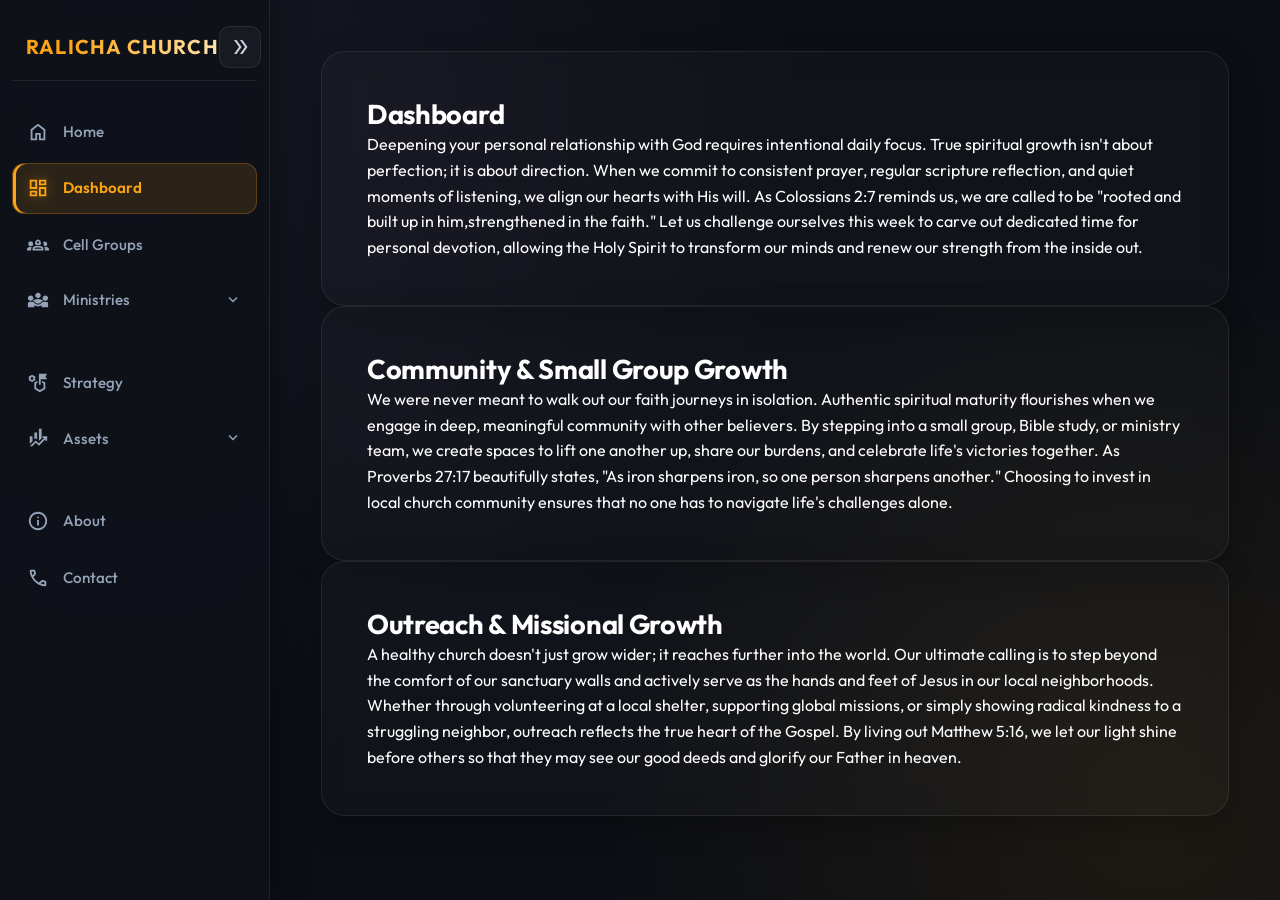
<file: dashboard.html>
<!DOCTYPE html>
<html>
   <head>
     
      <link rel="stylesheet" href="ChurchStyle.Css">
      <script type="text/javascript" src="church.js" defer></script>


   </head>
   <body>
      <nav id="sidebar">
   <ul>
      <li >
         <span id="logo"> RALICHA CHURCH</span>
         <button id="toggle-btn">
            <svg xmlns="http://www.w3.org/2000/svg" height="24px" viewBox="0 -960 960 960" width="24px" fill="#ee3e3"><path d="m242-200 200-280-200-280h98l200 280-200 280h-98Zm238 0 200-280-200-280h98l200 280-200 280h-98Z"/></svg>
         </button>
      </li>
      <li> 
         <a href="index.html"><svg xmlns="http://www.w3.org/2000/svg" height="24px" viewBox="0 -960 960 960" width="24px" fill="#ee3e3"><path d="M240-200h120v-240h240v240h120v-360L480-740 240-560v360Zm-80 80v-480l320-240 320 240v480H520v-240h-80v240H160Zm320-350Z"/></svg>
            <span>Home</span>
         </a>
      </li>
      <li class="active">
         <a href="dashboard.html">
            <svg xmlns="http://www.w3.org/2000/svg" height="24px" viewBox="0 -960 960 960" width="24px" fill="#ee3e3"><path d="M520-600v-240h320v240H520ZM120-440v-400h320v400H120Zm400 320v-400h320v400H520Zm-400 0v-240h320v240H120Zm80-400h160v-240H200v240Zm400 320h160v-240H600v240Zm0-480h160v-80H600v80ZM200-200h160v-80H200v80Zm160-320Zm240-160Zm0 240ZM360-280Z"/></svg>
            <span>Dashboard</span>
         </a>
      </li>
     
      <li>
         <a href="members.html">
            <svg xmlns="http://www.w3.org/2000/svg" height="24px" viewBox="0 -960 960 960" width="24px" fill="#ee3e3"><path d="M411-480q-28 0-46-21t-13-49l12-72q8-43 40.5-70.5T480-720q44 0 76.5 27.5T597-622l12 72q5 28-13 49t-46 21H411Zm24-80h91l-8-49q-2-14-13-22.5t-25-8.5q-14 0-24.5 8.5T443-609l-8 49ZM124-441q-23 1-39.5-9T63-481q-2-9-1-18t5-17q0 1-1-4-2-2-10-24-2-12 3-23t13-19l2-2q2-19 15.5-32t33.5-13q3 0 19 4l3-1q5-5 13-7.5t17-2.5q11 0 19.5 3.5T208-626q1 0 1.5.5t1.5.5q14 1 24.5 8.5T251-596q2 7 1.5 13.5T250-570q0 1 1 4 7 7 11 15.5t4 17.5q0 4-6 21-1 2 0 4l2 16q0 21-17.5 36T202-441h-78Zm676 1q-33 0-56.5-23.5T720-520q0-12 3.5-22.5T733-563l-28-25q-10-8-3.5-20t18.5-12h80q33 0 56.5 23.5T880-540v20q0 33-23.5 56.5T800-440ZM0-240v-63q0-44 44.5-70.5T160-400q13 0 25 .5t23 2.5q-14 20-21 43t-7 49v65H0Zm240 0v-65q0-65 66.5-105T480-450q108 0 174 40t66 105v65H240Zm560-160q72 0 116 26.5t44 70.5v63H780v-65q0-26-6.5-49T754-397q11-2 22.5-2.5t23.5-.5Zm-320 30q-57 0-102 15t-53 35h311q-9-20-53.5-35T480-370Zm0 50Zm1-280Z"/></svg>
            <span>Cell Groups</span>
         </a>
      </li>
      <li>
         <button class="dropdown-btn" onclick="toggleSubMenu(this)">
             <svg xmlns="http://www.w3.org/2000/svg" height="24px" viewBox="0 -960 960 960" width="24px" fill="#ee3e3"><path d="M40-160v-160q0-34 23.5-57t56.5-23h131q20 0 38 10t29 27q29 39 71.5 61t90.5 22q49 0 91.5-22t70.5-61q13-17 30.5-27t36.5-10h131q34 0 57 23t23 57v160H640v-91q-35 25-75.5 38T480-200q-43 0-84-13.5T320-252v92H40Zm440-160q-38 0-72-17.5T351-386q-17-25-42.5-39.5T253-440q22-37 93-58.5T480-520q63 0 134 21.5t93 58.5q-29 0-55 14.5T609-386q-22 32-56 49t-73 17ZM160-440q-50 0-85-35t-35-85q0-51 35-85.5t85-34.5q51 0 85.5 34.5T280-560q0 50-34.5 85T160-440Zm640 0q-50 0-85-35t-35-85q0-51 35-85.5t85-34.5q51 0 85.5 34.5T920-560q0 50-34.5 85T800-440ZM480-560q-50 0-85-35t-35-85q0-51 35-85.5t85-34.5q51 0 85.5 34.5T600-680q0 50-34.5 85T480-560Z"/></svg>
            <span>Ministries</span>
         <svg xmlns="http://www.w3.org/2000/svg" height="24px" viewBox="0 -960 960 960" width="24px" fill="#ee3e3"><path d="M480-344 240-584l56-56 184 184 184-184 56 56-240 240Z"/></svg>         </button>
         <ul class="sub-menu">
            <li><a href="#"> Children </a></li>
             <li><a href="#"> Men </a></li>
              <li><a href="#"> Women </a></li>
               <li><a href="#"> Praise and Worship </a></li>
            
         </ul>
      </li>

      <li>
         <a href="strategy.html">
        <svg xmlns="http://www.w3.org/2000/svg" height="24px" viewBox="0 -960 960 960" width="24px" fill="#ee3e3"><path d="M220-520 80-600v-160l140-80 140 80v160l-140 80Zm0-92 60-34v-68l-60-34-60 34v68l60 34Zm440 123v-93l140 82v280L560-80 320-220v-280l140-82v93l-60 35v188l160 93 160-93v-188l-60-35Zm-140 89v-480h360l-80 120 80 120H600v240h-80Zm40 69ZM220-680Z"/></svg>
            <span>Strategy</span>
         </a>
      </li>
    

      <li>
         <button class="dropdown-btn" onclick="toggleSubMenu(this)">
            <svg xmlns="http://www.w3.org/2000/svg" height="24px" viewBox="0 -960 960 960" width="24px" fill="#ee3e3"><path d="M320-414v-306h120v306l-60-56-60 56Zm200 60v-526h120v406L520-354ZM120-216v-344h120v224L120-216Zm0 98 258-258 142 122 224-224h-64v-80h200v200h-80v-64L524-146 382-268 232-118H120Z"/></svg>
            <span>Assets</span> 
      <svg xmlns="http://www.w3.org/2000/svg" height="24px" viewBox="0 -960 960 960" width="24px" fill="#ee3e3"><path d="M480-344 240-584l56-56 184 184 184-184 56 56-240 240Z"/></svg> 
         </button>
         <ul class="sub-menu">
            <li><a href="#"> Finance </a></li>
             <li><a href="#"> Inventory </a></li>
         </ul>
       
      </li>
       <li>
         <a href="about.html">
            <svg xmlns="http://www.w3.org/2000/svg" height="24px" viewBox="0 -960 960 960" width="24px" fill="#ee3e3"><path d="M440-280h80v-240h-80v240Zm68.5-331.5Q520-623 520-640t-11.5-28.5Q497-680 480-680t-28.5 11.5Q440-657 440-640t11.5 28.5Q463-600 480-600t28.5-11.5ZM480-80q-83 0-156-31.5T197-197q-54-54-85.5-127T80-480q0-83 31.5-156T197-763q54-54 127-85.5T480-880q83 0 156 31.5T763-763q54 54 85.5 127T880-480q0 83-31.5 156T763-197q-54 54-127 85.5T480-80Zm0-80q134 0 227-93t93-227q0-134-93-227t-227-93q-134 0-227 93t-93 227q0 134 93 227t227 93Zm0-320Z"/></svg>
            <span>About</span>
         </a>
      </li>
      <li>
         <a href="profile.html">
            <svg xmlns="http://www.w3.org/2000/svg" height="24px" viewBox="0 -960 960 960" width="24px" fill="#ee3e3"><path d="M798-120q-125 0-247-54.5T329-329Q229-429 174.5-551T120-798q0-18 12-30t30-12h162q14 0 25 9.5t13 22.5l26 140q2 16-1 27t-11 19l-97 98q20 37 47.5 71.5T387-386q31 31 65 57.5t72 48.5l94-94q9-9 23.5-13.5T670-390l138 28q14 4 23 14.5t9 23.5v162q0 18-12 30t-30 12ZM241-600l66-66-17-94h-89q5 41 14 81t26 79Zm358 358q39 17 79.5 27t81.5 13v-88l-94-19-67 67ZM241-600Zm358 358Z"/></svg>
            <span>Contact</span>
         </a>
      </li>
   </ul>
</nav>

      <main>
         <div class="container">
              <h2> Dashboard</h2>
               <p>Deepening your personal relationship with God requires intentional daily focus.
               True spiritual growth isn't about perfection; it is about direction. 
               When we commit to consistent prayer,
               regular scripture reflection, and quiet moments of listening, 
               we align our hearts with His will. As Colossians 2:7 reminds us,
               we are called to be "rooted and built up in him,strengthened in the faith."
               Let us challenge ourselves this week to carve out dedicated time for personal devotion, 
               allowing the Holy Spirit to transform our minds and renew our strength from the inside out.
               </p>

         </div>
         <div class="container">
            <h2> Community & Small Group Growth</h2>
            <p>
               We were never meant to walk out our faith journeys in isolation. 
               Authentic spiritual maturity flourishes when we engage in deep, meaningful community with other believers.
                By stepping into a small group, Bible study, or ministry team, we create spaces to lift one another up, 
                share our burdens, and celebrate life's victories together. 
                As Proverbs 27:17 beautifully states, "As iron sharpens iron, so one person sharpens another."
                Choosing to invest in local church community ensures that no one has to navigate life's challenges alone.
            </p>

         </div>
         <div class="container">
              <h2> Outreach & Missional Growth</h2>
            <p>
               A healthy church doesn't just grow wider; it reaches further into the world. 
               Our ultimate calling is to step beyond the comfort of our sanctuary walls and actively serve as the hands and feet of Jesus in our local neighborhoods. 
               Whether through volunteering at a local shelter, supporting global missions, or simply showing radical kindness to a struggling neighbor, outreach reflects the true heart of the Gospel.
                By living out Matthew 5:16, we let our light shine before others so that they may see our good deeds and glorify our Father in heaven.
            </p>

         </div>

      </main>
      <script src="church.js"></script>
   </body>
</html>
</file>
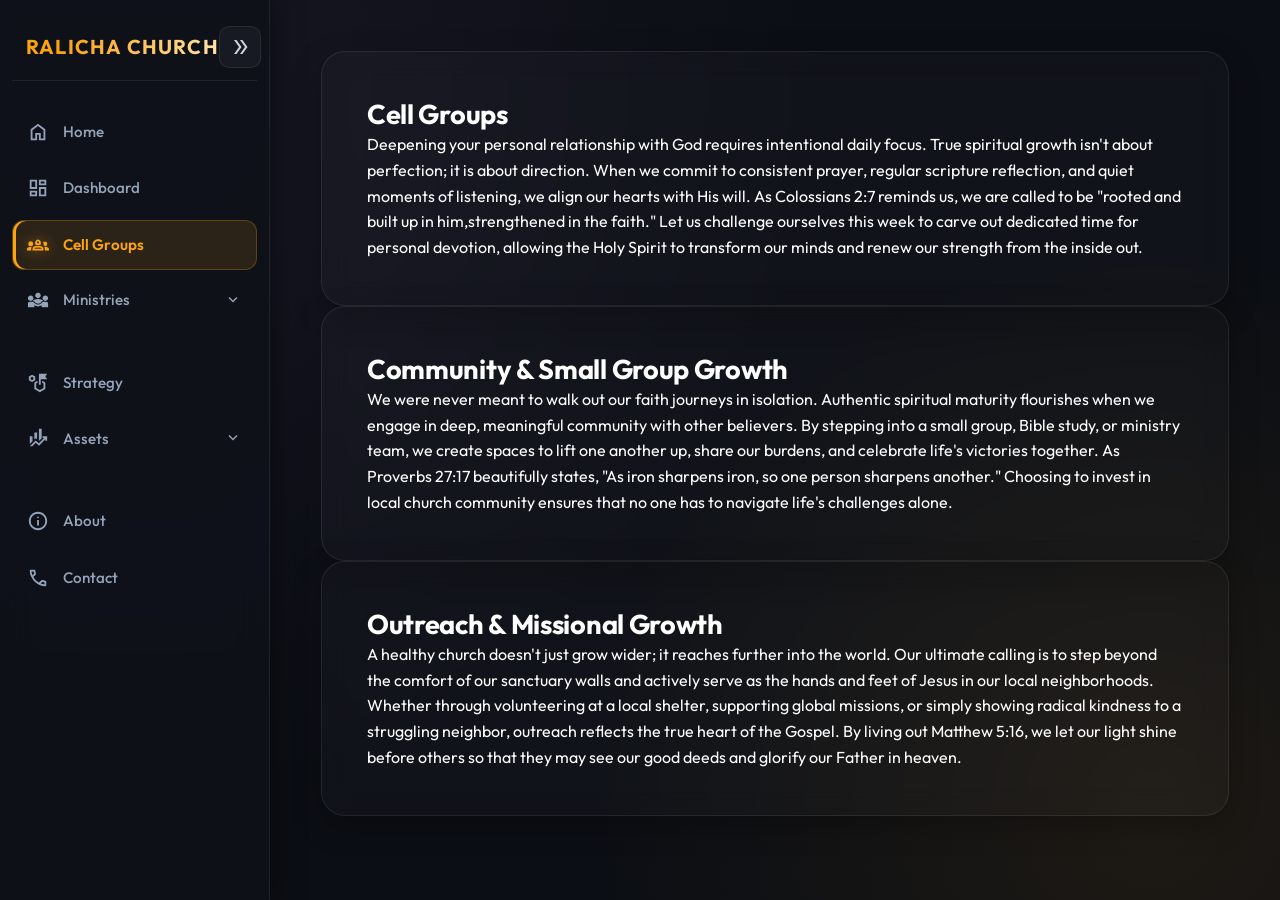
<file: members.html>
<!DOCTYPE html>
<html>
   <head>
     <link rel="stylesheet" href="ChurchStyle.Css">
      <script type="text/javascript" src="church.js" defer></script>

   </head>
   <body>
      <nav id="sidebar">
   <ul>
      <li >
         <span id="logo"> RALICHA CHURCH</span>
         <button id="toggle-btn">
            <svg xmlns="http://www.w3.org/2000/svg" height="24px" viewBox="0 -960 960 960" width="24px" fill="#ee3e3"><path d="m242-200 200-280-200-280h98l200 280-200 280h-98Zm238 0 200-280-200-280h98l200 280-200 280h-98Z"/></svg>
         </button>
      </li>
      <li> 
         <a href="index.html"><svg xmlns="http://www.w3.org/2000/svg" height="24px" viewBox="0 -960 960 960" width="24px" fill="#ee3e3"><path d="M240-200h120v-240h240v240h120v-360L480-740 240-560v360Zm-80 80v-480l320-240 320 240v480H520v-240h-80v240H160Zm320-350Z"/></svg>
            <span>Home</span>
         </a>
      </li>
      <li>
         <a href="dashboard.html">
            <svg xmlns="http://www.w3.org/2000/svg" height="24px" viewBox="0 -960 960 960" width="24px" fill="#ee3e3"><path d="M520-600v-240h320v240H520ZM120-440v-400h320v400H120Zm400 320v-400h320v400H520Zm-400 0v-240h320v240H120Zm80-400h160v-240H200v240Zm400 320h160v-240H600v240Zm0-480h160v-80H600v80ZM200-200h160v-80H200v80Zm160-320Zm240-160Zm0 240ZM360-280Z"/></svg>
            <span>Dashboard</span>
         </a>
      </li>
     
      <li class="active">
         <a href="members.html">
            <svg xmlns="http://www.w3.org/2000/svg" height="24px" viewBox="0 -960 960 960" width="24px" fill="#ee3e3"><path d="M411-480q-28 0-46-21t-13-49l12-72q8-43 40.5-70.5T480-720q44 0 76.5 27.5T597-622l12 72q5 28-13 49t-46 21H411Zm24-80h91l-8-49q-2-14-13-22.5t-25-8.5q-14 0-24.5 8.5T443-609l-8 49ZM124-441q-23 1-39.5-9T63-481q-2-9-1-18t5-17q0 1-1-4-2-2-10-24-2-12 3-23t13-19l2-2q2-19 15.5-32t33.5-13q3 0 19 4l3-1q5-5 13-7.5t17-2.5q11 0 19.5 3.5T208-626q1 0 1.5.5t1.5.5q14 1 24.5 8.5T251-596q2 7 1.5 13.5T250-570q0 1 1 4 7 7 11 15.5t4 17.5q0 4-6 21-1 2 0 4l2 16q0 21-17.5 36T202-441h-78Zm676 1q-33 0-56.5-23.5T720-520q0-12 3.5-22.5T733-563l-28-25q-10-8-3.5-20t18.5-12h80q33 0 56.5 23.5T880-540v20q0 33-23.5 56.5T800-440ZM0-240v-63q0-44 44.5-70.5T160-400q13 0 25 .5t23 2.5q-14 20-21 43t-7 49v65H0Zm240 0v-65q0-65 66.5-105T480-450q108 0 174 40t66 105v65H240Zm560-160q72 0 116 26.5t44 70.5v63H780v-65q0-26-6.5-49T754-397q11-2 22.5-2.5t23.5-.5Zm-320 30q-57 0-102 15t-53 35h311q-9-20-53.5-35T480-370Zm0 50Zm1-280Z"/></svg>
            <span>Cell Groups</span>
         </a>
      </li>
      <li>
         <button class="dropdown-btn" onclick="toggleSubMenu(this)">
             <svg xmlns="http://www.w3.org/2000/svg" height="24px" viewBox="0 -960 960 960" width="24px" fill="#ee3e3"><path d="M40-160v-160q0-34 23.5-57t56.5-23h131q20 0 38 10t29 27q29 39 71.5 61t90.5 22q49 0 91.5-22t70.5-61q13-17 30.5-27t36.5-10h131q34 0 57 23t23 57v160H640v-91q-35 25-75.5 38T480-200q-43 0-84-13.5T320-252v92H40Zm440-160q-38 0-72-17.5T351-386q-17-25-42.5-39.5T253-440q22-37 93-58.5T480-520q63 0 134 21.5t93 58.5q-29 0-55 14.5T609-386q-22 32-56 49t-73 17ZM160-440q-50 0-85-35t-35-85q0-51 35-85.5t85-34.5q51 0 85.5 34.5T280-560q0 50-34.5 85T160-440Zm640 0q-50 0-85-35t-35-85q0-51 35-85.5t85-34.5q51 0 85.5 34.5T920-560q0 50-34.5 85T800-440ZM480-560q-50 0-85-35t-35-85q0-51 35-85.5t85-34.5q51 0 85.5 34.5T600-680q0 50-34.5 85T480-560Z"/></svg>
            <span>Ministries</span>
         <svg xmlns="http://www.w3.org/2000/svg" height="24px" viewBox="0 -960 960 960" width="24px" fill="#ee3e3"><path d="M480-344 240-584l56-56 184 184 184-184 56 56-240 240Z"/></svg>         </button>
         <ul class="sub-menu">
            <li><a href="#"> Children </a></li>
             <li><a href="#"> Men </a></li>
              <li><a href="#"> Women </a></li>
               <li><a href="#"> Praise and Worship </a></li>
            
         </ul>
      </li>

      <li>
         <a href="strategy.html">
        <svg xmlns="http://www.w3.org/2000/svg" height="24px" viewBox="0 -960 960 960" width="24px" fill="#ee3e3"><path d="M220-520 80-600v-160l140-80 140 80v160l-140 80Zm0-92 60-34v-68l-60-34-60 34v68l60 34Zm440 123v-93l140 82v280L560-80 320-220v-280l140-82v93l-60 35v188l160 93 160-93v-188l-60-35Zm-140 89v-480h360l-80 120 80 120H600v240h-80Zm40 69ZM220-680Z"/></svg>
            <span>Strategy</span>
         </a>
      </li>
    

      <li>
         <button class="dropdown-btn" onclick="toggleSubMenu(this)">
            <svg xmlns="http://www.w3.org/2000/svg" height="24px" viewBox="0 -960 960 960" width="24px" fill="#ee3e3"><path d="M320-414v-306h120v306l-60-56-60 56Zm200 60v-526h120v406L520-354ZM120-216v-344h120v224L120-216Zm0 98 258-258 142 122 224-224h-64v-80h200v200h-80v-64L524-146 382-268 232-118H120Z"/></svg>
            <span>Assets</span> 
      <svg xmlns="http://www.w3.org/2000/svg" height="24px" viewBox="0 -960 960 960" width="24px" fill="#ee3e3"><path d="M480-344 240-584l56-56 184 184 184-184 56 56-240 240Z"/></svg> 
         </button>
         <ul class="sub-menu">
            <li><a href="#"> Finance </a></li>
             <li><a href="#"> Inventory </a></li>
         </ul>
       
      </li>
       <li>
         <a href="about.html">
            <svg xmlns="http://www.w3.org/2000/svg" height="24px" viewBox="0 -960 960 960" width="24px" fill="#ee3e3"><path d="M440-280h80v-240h-80v240Zm68.5-331.5Q520-623 520-640t-11.5-28.5Q497-680 480-680t-28.5 11.5Q440-657 440-640t11.5 28.5Q463-600 480-600t28.5-11.5ZM480-80q-83 0-156-31.5T197-197q-54-54-85.5-127T80-480q0-83 31.5-156T197-763q54-54 127-85.5T480-880q83 0 156 31.5T763-763q54 54 85.5 127T880-480q0 83-31.5 156T763-197q-54 54-127 85.5T480-80Zm0-80q134 0 227-93t93-227q0-134-93-227t-227-93q-134 0-227 93t-93 227q0 134 93 227t227 93Zm0-320Z"/></svg>
            <span>About</span>
         </a>
      </li>
      <li>
         <a href="profile.html">
            <svg xmlns="http://www.w3.org/2000/svg" height="24px" viewBox="0 -960 960 960" width="24px" fill="#ee3e3"><path d="M798-120q-125 0-247-54.5T329-329Q229-429 174.5-551T120-798q0-18 12-30t30-12h162q14 0 25 9.5t13 22.5l26 140q2 16-1 27t-11 19l-97 98q20 37 47.5 71.5T387-386q31 31 65 57.5t72 48.5l94-94q9-9 23.5-13.5T670-390l138 28q14 4 23 14.5t9 23.5v162q0 18-12 30t-30 12ZM241-600l66-66-17-94h-89q5 41 14 81t26 79Zm358 358q39 17 79.5 27t81.5 13v-88l-94-19-67 67ZM241-600Zm358 358Z"/></svg>
            <span>Contact</span>
         </a>
      </li>
   </ul>
</nav>

      <main>
         <div class="container">
              <h2> Cell Groups</h2>
               <p>Deepening your personal relationship with God requires intentional daily focus.
               True spiritual growth isn't about perfection; it is about direction. 
               When we commit to consistent prayer,
               regular scripture reflection, and quiet moments of listening, 
               we align our hearts with His will. As Colossians 2:7 reminds us,
               we are called to be "rooted and built up in him,strengthened in the faith."
               Let us challenge ourselves this week to carve out dedicated time for personal devotion, 
               allowing the Holy Spirit to transform our minds and renew our strength from the inside out.
               </p>

         </div>
         <div class="container">
            <h2> Community & Small Group Growth</h2>
            <p>
               We were never meant to walk out our faith journeys in isolation. 
               Authentic spiritual maturity flourishes when we engage in deep, meaningful community with other believers.
                By stepping into a small group, Bible study, or ministry team, we create spaces to lift one another up, 
                share our burdens, and celebrate life's victories together. 
                As Proverbs 27:17 beautifully states, "As iron sharpens iron, so one person sharpens another."
                Choosing to invest in local church community ensures that no one has to navigate life's challenges alone.
            </p>

         </div>
         <div class="container">
              <h2> Outreach & Missional Growth</h2>
            <p>
               A healthy church doesn't just grow wider; it reaches further into the world. 
               Our ultimate calling is to step beyond the comfort of our sanctuary walls and actively serve as the hands and feet of Jesus in our local neighborhoods. 
               Whether through volunteering at a local shelter, supporting global missions, or simply showing radical kindness to a struggling neighbor, outreach reflects the true heart of the Gospel.
                By living out Matthew 5:16, we let our light shine before others so that they may see our good deeds and glorify our Father in heaven.
            </p>

         </div>

      </main>
      <script src="church.js"></script>
   </body>
</html>
</file>
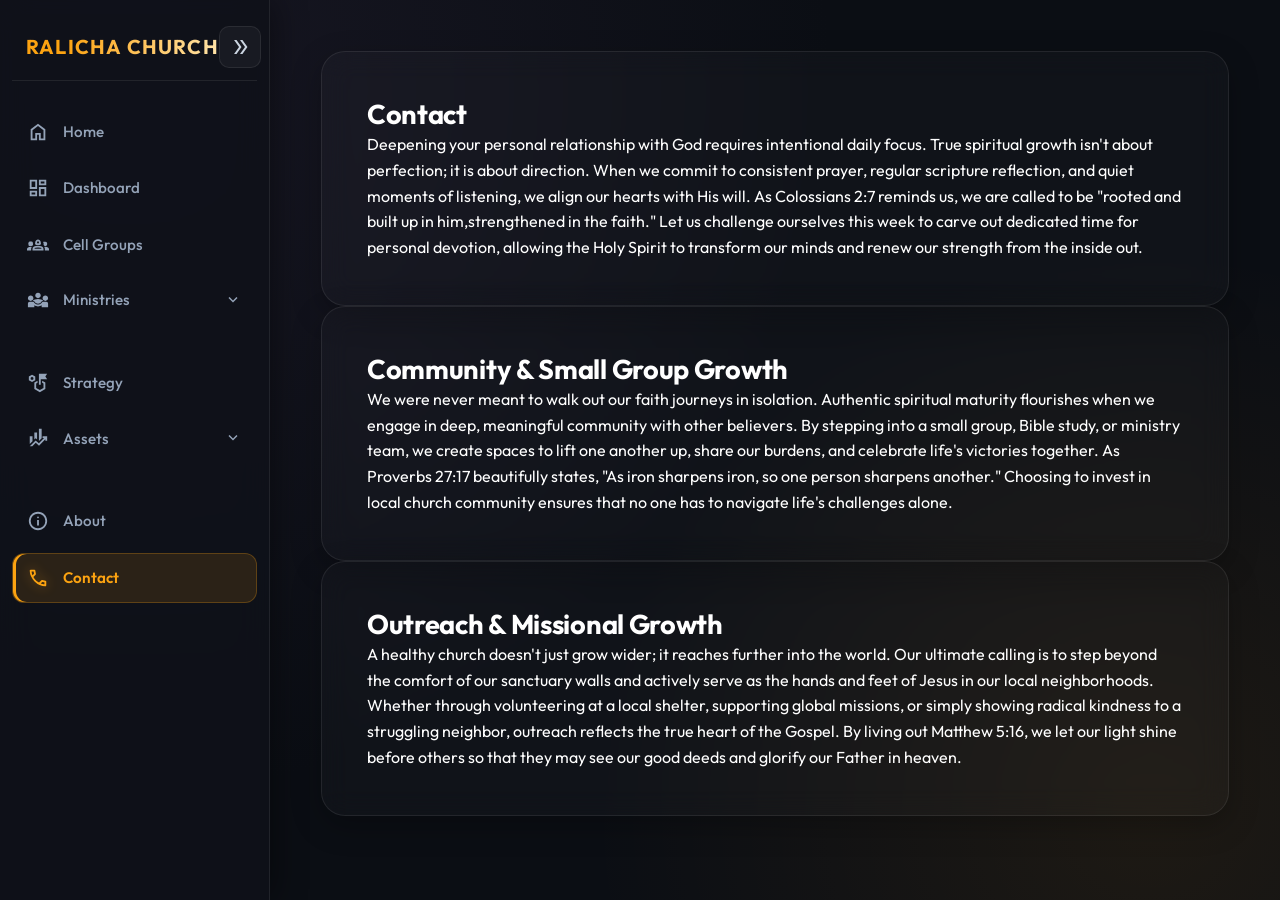
<file: profile.html>
<!DOCTYPE html>
<html>
   <head>
      <link rel="stylesheet" href="ChurchStyle.Css">
      <script type="text/javascript" src="church.js" defer></script>

   </head>
   <body>
      <nav id="sidebar">
   <ul>
      <li >
         <span id="logo"> RALICHA CHURCH</span>
         <button id="toggle-btn">
            <svg xmlns="http://www.w3.org/2000/svg" height="24px" viewBox="0 -960 960 960" width="24px" fill="#ee3e3"><path d="m242-200 200-280-200-280h98l200 280-200 280h-98Zm238 0 200-280-200-280h98l200 280-200 280h-98Z"/></svg>
         </button>
      </li>
      <li> 
         <a href="index.html"><svg xmlns="http://www.w3.org/2000/svg" height="24px" viewBox="0 -960 960 960" width="24px" fill="#ee3e3"><path d="M240-200h120v-240h240v240h120v-360L480-740 240-560v360Zm-80 80v-480l320-240 320 240v480H520v-240h-80v240H160Zm320-350Z"/></svg>
            <span>Home</span>
         </a>
      </li>
      <li>
         <a href="dashboard.html">
            <svg xmlns="http://www.w3.org/2000/svg" height="24px" viewBox="0 -960 960 960" width="24px" fill="#ee3e3"><path d="M520-600v-240h320v240H520ZM120-440v-400h320v400H120Zm400 320v-400h320v400H520Zm-400 0v-240h320v240H120Zm80-400h160v-240H200v240Zm400 320h160v-240H600v240Zm0-480h160v-80H600v80ZM200-200h160v-80H200v80Zm160-320Zm240-160Zm0 240ZM360-280Z"/></svg>
            <span>Dashboard</span>
         </a>
      </li>
     
      <li>
         <a href="members.html">
            <svg xmlns="http://www.w3.org/2000/svg" height="24px" viewBox="0 -960 960 960" width="24px" fill="#ee3e3"><path d="M411-480q-28 0-46-21t-13-49l12-72q8-43 40.5-70.5T480-720q44 0 76.5 27.5T597-622l12 72q5 28-13 49t-46 21H411Zm24-80h91l-8-49q-2-14-13-22.5t-25-8.5q-14 0-24.5 8.5T443-609l-8 49ZM124-441q-23 1-39.5-9T63-481q-2-9-1-18t5-17q0 1-1-4-2-2-10-24-2-12 3-23t13-19l2-2q2-19 15.5-32t33.5-13q3 0 19 4l3-1q5-5 13-7.5t17-2.5q11 0 19.5 3.5T208-626q1 0 1.5.5t1.5.5q14 1 24.5 8.5T251-596q2 7 1.5 13.5T250-570q0 1 1 4 7 7 11 15.5t4 17.5q0 4-6 21-1 2 0 4l2 16q0 21-17.5 36T202-441h-78Zm676 1q-33 0-56.5-23.5T720-520q0-12 3.5-22.5T733-563l-28-25q-10-8-3.5-20t18.5-12h80q33 0 56.5 23.5T880-540v20q0 33-23.5 56.5T800-440ZM0-240v-63q0-44 44.5-70.5T160-400q13 0 25 .5t23 2.5q-14 20-21 43t-7 49v65H0Zm240 0v-65q0-65 66.5-105T480-450q108 0 174 40t66 105v65H240Zm560-160q72 0 116 26.5t44 70.5v63H780v-65q0-26-6.5-49T754-397q11-2 22.5-2.5t23.5-.5Zm-320 30q-57 0-102 15t-53 35h311q-9-20-53.5-35T480-370Zm0 50Zm1-280Z"/></svg>
            <span>Cell Groups</span>
         </a>
      </li>
      <li>
         <button class="dropdown-btn" onclick="toggleSubMenu(this)">
             <svg xmlns="http://www.w3.org/2000/svg" height="24px" viewBox="0 -960 960 960" width="24px" fill="#ee3e3"><path d="M40-160v-160q0-34 23.5-57t56.5-23h131q20 0 38 10t29 27q29 39 71.5 61t90.5 22q49 0 91.5-22t70.5-61q13-17 30.5-27t36.5-10h131q34 0 57 23t23 57v160H640v-91q-35 25-75.5 38T480-200q-43 0-84-13.5T320-252v92H40Zm440-160q-38 0-72-17.5T351-386q-17-25-42.5-39.5T253-440q22-37 93-58.5T480-520q63 0 134 21.5t93 58.5q-29 0-55 14.5T609-386q-22 32-56 49t-73 17ZM160-440q-50 0-85-35t-35-85q0-51 35-85.5t85-34.5q51 0 85.5 34.5T280-560q0 50-34.5 85T160-440Zm640 0q-50 0-85-35t-35-85q0-51 35-85.5t85-34.5q51 0 85.5 34.5T920-560q0 50-34.5 85T800-440ZM480-560q-50 0-85-35t-35-85q0-51 35-85.5t85-34.5q51 0 85.5 34.5T600-680q0 50-34.5 85T480-560Z"/></svg>
            <span>Ministries</span>
         <svg xmlns="http://www.w3.org/2000/svg" height="24px" viewBox="0 -960 960 960" width="24px" fill="#ee3e3"><path d="M480-344 240-584l56-56 184 184 184-184 56 56-240 240Z"/></svg>         </button>
         <ul class="sub-menu">
            <li><a href="#"> Children </a></li>
             <li><a href="#"> Men </a></li>
              <li><a href="#"> Women </a></li>
               <li><a href="#"> Praise and Worship </a></li>
            
         </ul>
      </li>

      <li>
         <a href="strategy.html">
        <svg xmlns="http://www.w3.org/2000/svg" height="24px" viewBox="0 -960 960 960" width="24px" fill="#ee3e3"><path d="M220-520 80-600v-160l140-80 140 80v160l-140 80Zm0-92 60-34v-68l-60-34-60 34v68l60 34Zm440 123v-93l140 82v280L560-80 320-220v-280l140-82v93l-60 35v188l160 93 160-93v-188l-60-35Zm-140 89v-480h360l-80 120 80 120H600v240h-80Zm40 69ZM220-680Z"/></svg>
            <span>Strategy</span>
         </a>
      </li>
    

      <li>
         <button class="dropdown-btn" onclick="toggleSubMenu(this)">
            <svg xmlns="http://www.w3.org/2000/svg" height="24px" viewBox="0 -960 960 960" width="24px" fill="#ee3e3"><path d="M320-414v-306h120v306l-60-56-60 56Zm200 60v-526h120v406L520-354ZM120-216v-344h120v224L120-216Zm0 98 258-258 142 122 224-224h-64v-80h200v200h-80v-64L524-146 382-268 232-118H120Z"/></svg>
            <span>Assets</span> 
      <svg xmlns="http://www.w3.org/2000/svg" height="24px" viewBox="0 -960 960 960" width="24px" fill="#ee3e3"><path d="M480-344 240-584l56-56 184 184 184-184 56 56-240 240Z"/></svg> 
         </button>
         <ul class="sub-menu">
            <li><a href="#"> Finance </a></li>
             <li><a href="#"> Inventory </a></li>
         </ul>
       
      </li>
       <li>
         <a href="about.html">
            <svg xmlns="http://www.w3.org/2000/svg" height="24px" viewBox="0 -960 960 960" width="24px" fill="#ee3e3"><path d="M440-280h80v-240h-80v240Zm68.5-331.5Q520-623 520-640t-11.5-28.5Q497-680 480-680t-28.5 11.5Q440-657 440-640t11.5 28.5Q463-600 480-600t28.5-11.5ZM480-80q-83 0-156-31.5T197-197q-54-54-85.5-127T80-480q0-83 31.5-156T197-763q54-54 127-85.5T480-880q83 0 156 31.5T763-763q54 54 85.5 127T880-480q0 83-31.5 156T763-197q-54 54-127 85.5T480-80Zm0-80q134 0 227-93t93-227q0-134-93-227t-227-93q-134 0-227 93t-93 227q0 134 93 227t227 93Zm0-320Z"/></svg>
            <span>About</span>
         </a>
      </li>
      <li class="active">
         <a href="profile.html">
            <svg xmlns="http://www.w3.org/2000/svg" height="24px" viewBox="0 -960 960 960" width="24px" fill="#ee3e3"><path d="M798-120q-125 0-247-54.5T329-329Q229-429 174.5-551T120-798q0-18 12-30t30-12h162q14 0 25 9.5t13 22.5l26 140q2 16-1 27t-11 19l-97 98q20 37 47.5 71.5T387-386q31 31 65 57.5t72 48.5l94-94q9-9 23.5-13.5T670-390l138 28q14 4 23 14.5t9 23.5v162q0 18-12 30t-30 12ZM241-600l66-66-17-94h-89q5 41 14 81t26 79Zm358 358q39 17 79.5 27t81.5 13v-88l-94-19-67 67ZM241-600Zm358 358Z"/></svg>
            <span>Contact</span>
         </a>
      </li>
   </ul>
</nav>

      <main>
         <div class="container">
              <h2> Contact</h2>
               <p>Deepening your personal relationship with God requires intentional daily focus.
               True spiritual growth isn't about perfection; it is about direction. 
               When we commit to consistent prayer,
               regular scripture reflection, and quiet moments of listening, 
               we align our hearts with His will. As Colossians 2:7 reminds us,
               we are called to be "rooted and built up in him,strengthened in the faith."
               Let us challenge ourselves this week to carve out dedicated time for personal devotion, 
               allowing the Holy Spirit to transform our minds and renew our strength from the inside out.
               </p>

         </div>
         <div class="container">
            <h2> Community & Small Group Growth</h2>
            <p>
               We were never meant to walk out our faith journeys in isolation. 
               Authentic spiritual maturity flourishes when we engage in deep, meaningful community with other believers.
                By stepping into a small group, Bible study, or ministry team, we create spaces to lift one another up, 
                share our burdens, and celebrate life's victories together. 
                As Proverbs 27:17 beautifully states, "As iron sharpens iron, so one person sharpens another."
                Choosing to invest in local church community ensures that no one has to navigate life's challenges alone.
            </p>

         </div>
         <div class="container">
              <h2> Outreach & Missional Growth</h2>
            <p>
               A healthy church doesn't just grow wider; it reaches further into the world. 
               Our ultimate calling is to step beyond the comfort of our sanctuary walls and actively serve as the hands and feet of Jesus in our local neighborhoods. 
               Whether through volunteering at a local shelter, supporting global missions, or simply showing radical kindness to a struggling neighbor, outreach reflects the true heart of the Gospel.
                By living out Matthew 5:16, we let our light shine before others so that they may see our good deeds and glorify our Father in heaven.
            </p>

         </div>

      </main>
      <script src="church.js"></script>
   </body>
</html>
</file>
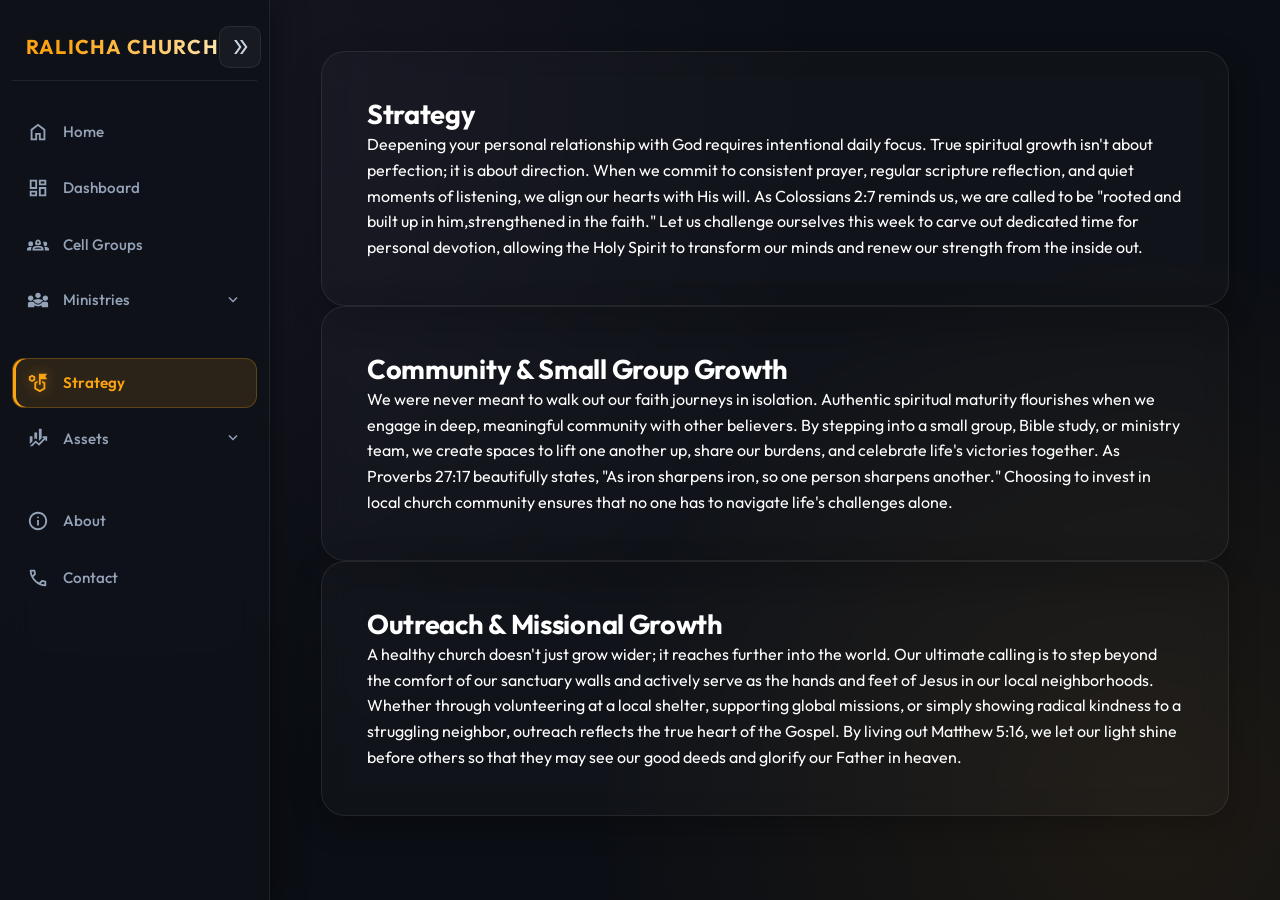
<file: strategy.html>
<!DOCTYPE html>
<html>
   <head>
      <link rel="stylesheet" href="ChurchStyle.Css">
      <script type="text/javascript" src="church.js" defer></script>

   </head>
   <body>
      <nav id="sidebar">
   <ul>
      <li >
         <span id="logo"> RALICHA CHURCH</span>
         <button id="toggle-btn">
            <svg xmlns="http://www.w3.org/2000/svg" height="24px" viewBox="0 -960 960 960" width="24px" fill="#ee3e3"><path d="m242-200 200-280-200-280h98l200 280-200 280h-98Zm238 0 200-280-200-280h98l200 280-200 280h-98Z"/></svg>
         </button>
      </li>
      <li> 
         <a href="index.html"><svg xmlns="http://www.w3.org/2000/svg" height="24px" viewBox="0 -960 960 960" width="24px" fill="#ee3e3"><path d="M240-200h120v-240h240v240h120v-360L480-740 240-560v360Zm-80 80v-480l320-240 320 240v480H520v-240h-80v240H160Zm320-350Z"/></svg>
            <span>Home</span>
         </a>
      </li>
      <li>
         <a href="dashboard.html">
            <svg xmlns="http://www.w3.org/2000/svg" height="24px" viewBox="0 -960 960 960" width="24px" fill="#ee3e3"><path d="M520-600v-240h320v240H520ZM120-440v-400h320v400H120Zm400 320v-400h320v400H520Zm-400 0v-240h320v240H120Zm80-400h160v-240H200v240Zm400 320h160v-240H600v240Zm0-480h160v-80H600v80ZM200-200h160v-80H200v80Zm160-320Zm240-160Zm0 240ZM360-280Z"/></svg>
            <span>Dashboard</span>
         </a>
      </li>
     
      <li>
         <a href="members.html">
            <svg xmlns="http://www.w3.org/2000/svg" height="24px" viewBox="0 -960 960 960" width="24px" fill="#ee3e3"><path d="M411-480q-28 0-46-21t-13-49l12-72q8-43 40.5-70.5T480-720q44 0 76.5 27.5T597-622l12 72q5 28-13 49t-46 21H411Zm24-80h91l-8-49q-2-14-13-22.5t-25-8.5q-14 0-24.5 8.5T443-609l-8 49ZM124-441q-23 1-39.5-9T63-481q-2-9-1-18t5-17q0 1-1-4-2-2-10-24-2-12 3-23t13-19l2-2q2-19 15.5-32t33.5-13q3 0 19 4l3-1q5-5 13-7.5t17-2.5q11 0 19.5 3.5T208-626q1 0 1.5.5t1.5.5q14 1 24.5 8.5T251-596q2 7 1.5 13.5T250-570q0 1 1 4 7 7 11 15.5t4 17.5q0 4-6 21-1 2 0 4l2 16q0 21-17.5 36T202-441h-78Zm676 1q-33 0-56.5-23.5T720-520q0-12 3.5-22.5T733-563l-28-25q-10-8-3.5-20t18.5-12h80q33 0 56.5 23.5T880-540v20q0 33-23.5 56.5T800-440ZM0-240v-63q0-44 44.5-70.5T160-400q13 0 25 .5t23 2.5q-14 20-21 43t-7 49v65H0Zm240 0v-65q0-65 66.5-105T480-450q108 0 174 40t66 105v65H240Zm560-160q72 0 116 26.5t44 70.5v63H780v-65q0-26-6.5-49T754-397q11-2 22.5-2.5t23.5-.5Zm-320 30q-57 0-102 15t-53 35h311q-9-20-53.5-35T480-370Zm0 50Zm1-280Z"/></svg>
            <span>Cell Groups</span>
         </a>
      </li>
      <li>
         <button class="dropdown-btn" onclick="toggleSubMenu(this)">
             <svg xmlns="http://www.w3.org/2000/svg" height="24px" viewBox="0 -960 960 960" width="24px" fill="#ee3e3"><path d="M40-160v-160q0-34 23.5-57t56.5-23h131q20 0 38 10t29 27q29 39 71.5 61t90.5 22q49 0 91.5-22t70.5-61q13-17 30.5-27t36.5-10h131q34 0 57 23t23 57v160H640v-91q-35 25-75.5 38T480-200q-43 0-84-13.5T320-252v92H40Zm440-160q-38 0-72-17.5T351-386q-17-25-42.5-39.5T253-440q22-37 93-58.5T480-520q63 0 134 21.5t93 58.5q-29 0-55 14.5T609-386q-22 32-56 49t-73 17ZM160-440q-50 0-85-35t-35-85q0-51 35-85.5t85-34.5q51 0 85.5 34.5T280-560q0 50-34.5 85T160-440Zm640 0q-50 0-85-35t-35-85q0-51 35-85.5t85-34.5q51 0 85.5 34.5T920-560q0 50-34.5 85T800-440ZM480-560q-50 0-85-35t-35-85q0-51 35-85.5t85-34.5q51 0 85.5 34.5T600-680q0 50-34.5 85T480-560Z"/></svg>
            <span>Ministries</span>
         <svg xmlns="http://www.w3.org/2000/svg" height="24px" viewBox="0 -960 960 960" width="24px" fill="#ee3e3"><path d="M480-344 240-584l56-56 184 184 184-184 56 56-240 240Z"/></svg>         </button>
         <ul class="sub-menu">
            <li><a href="#"> Children </a></li>
             <li><a href="#"> Men </a></li>
              <li><a href="#"> Women </a></li>
               <li><a href="#"> Praise and Worship </a></li>
            
         </ul>
      </li>

      <li class="active">
         <a href="strategy.html">
        <svg xmlns="http://www.w3.org/2000/svg" height="24px" viewBox="0 -960 960 960" width="24px" fill="#ee3e3"><path d="M220-520 80-600v-160l140-80 140 80v160l-140 80Zm0-92 60-34v-68l-60-34-60 34v68l60 34Zm440 123v-93l140 82v280L560-80 320-220v-280l140-82v93l-60 35v188l160 93 160-93v-188l-60-35Zm-140 89v-480h360l-80 120 80 120H600v240h-80Zm40 69ZM220-680Z"/></svg>
            <span>Strategy</span>
         </a>
      </li>
    

      <li>
         <button class="dropdown-btn" onclick="toggleSubMenu(this)">
            <svg xmlns="http://www.w3.org/2000/svg" height="24px" viewBox="0 -960 960 960" width="24px" fill="#ee3e3"><path d="M320-414v-306h120v306l-60-56-60 56Zm200 60v-526h120v406L520-354ZM120-216v-344h120v224L120-216Zm0 98 258-258 142 122 224-224h-64v-80h200v200h-80v-64L524-146 382-268 232-118H120Z"/></svg>
            <span>Assets</span> 
      <svg xmlns="http://www.w3.org/2000/svg" height="24px" viewBox="0 -960 960 960" width="24px" fill="#ee3e3"><path d="M480-344 240-584l56-56 184 184 184-184 56 56-240 240Z"/></svg> 
         </button>
         <ul class="sub-menu">
            <li><a href="#"> Finance </a></li>
             <li><a href="#"> Inventory </a></li>
         </ul>
       
      </li>
       <li>
         <a href="about.html">
            <svg xmlns="http://www.w3.org/2000/svg" height="24px" viewBox="0 -960 960 960" width="24px" fill="#ee3e3"><path d="M440-280h80v-240h-80v240Zm68.5-331.5Q520-623 520-640t-11.5-28.5Q497-680 480-680t-28.5 11.5Q440-657 440-640t11.5 28.5Q463-600 480-600t28.5-11.5ZM480-80q-83 0-156-31.5T197-197q-54-54-85.5-127T80-480q0-83 31.5-156T197-763q54-54 127-85.5T480-880q83 0 156 31.5T763-763q54 54 85.5 127T880-480q0 83-31.5 156T763-197q-54 54-127 85.5T480-80Zm0-80q134 0 227-93t93-227q0-134-93-227t-227-93q-134 0-227 93t-93 227q0 134 93 227t227 93Zm0-320Z"/></svg>
            <span>About</span>
         </a>
      </li>
      <li>
         <a href="profile.html">
            <svg xmlns="http://www.w3.org/2000/svg" height="24px" viewBox="0 -960 960 960" width="24px" fill="#ee3e3"><path d="M798-120q-125 0-247-54.5T329-329Q229-429 174.5-551T120-798q0-18 12-30t30-12h162q14 0 25 9.5t13 22.5l26 140q2 16-1 27t-11 19l-97 98q20 37 47.5 71.5T387-386q31 31 65 57.5t72 48.5l94-94q9-9 23.5-13.5T670-390l138 28q14 4 23 14.5t9 23.5v162q0 18-12 30t-30 12ZM241-600l66-66-17-94h-89q5 41 14 81t26 79Zm358 358q39 17 79.5 27t81.5 13v-88l-94-19-67 67ZM241-600Zm358 358Z"/></svg>
            <span>Contact</span>
         </a>
      </li>
   </ul>
</nav>

      <main>
         <div class="container">
              <h2> Strategy</h2>
               <p>Deepening your personal relationship with God requires intentional daily focus.
               True spiritual growth isn't about perfection; it is about direction. 
               When we commit to consistent prayer,
               regular scripture reflection, and quiet moments of listening, 
               we align our hearts with His will. As Colossians 2:7 reminds us,
               we are called to be "rooted and built up in him,strengthened in the faith."
               Let us challenge ourselves this week to carve out dedicated time for personal devotion, 
               allowing the Holy Spirit to transform our minds and renew our strength from the inside out.
               </p>

         </div>
         <div class="container">
            <h2> Community & Small Group Growth</h2>
            <p>
               We were never meant to walk out our faith journeys in isolation. 
               Authentic spiritual maturity flourishes when we engage in deep, meaningful community with other believers.
                By stepping into a small group, Bible study, or ministry team, we create spaces to lift one another up, 
                share our burdens, and celebrate life's victories together. 
                As Proverbs 27:17 beautifully states, "As iron sharpens iron, so one person sharpens another."
                Choosing to invest in local church community ensures that no one has to navigate life's challenges alone.
            </p>

         </div>
         <div class="container">
              <h2> Outreach & Missional Growth</h2>
            <p>
               A healthy church doesn't just grow wider; it reaches further into the world. 
               Our ultimate calling is to step beyond the comfort of our sanctuary walls and actively serve as the hands and feet of Jesus in our local neighborhoods. 
               Whether through volunteering at a local shelter, supporting global missions, or simply showing radical kindness to a struggling neighbor, outreach reflects the true heart of the Gospel.
                By living out Matthew 5:16, we let our light shine before others so that they may see our good deeds and glorify our Father in heaven.
            </p>

         </div>

      </main>
      <script src="church.js"></script>
   </body>
</html>
</file>
<file: ChurchStyle.Css>
@import url('https://fonts.googleapis.com/css2?family=Outfit:wght@300;400;500;600;700&family=Playfair+Display:ital,wght@0,600;1,400&display=swap');

:root {
  --base-clr: #0b0e14;
  --bg-gradient: radial-gradient(circle at 10% 10%, rgba(31, 28, 44, 0.6) 0%, transparent 50%),
                 radial-gradient(circle at 90% 90%, rgba(252, 163, 17, 0.08) 0%, transparent 40%),
                 #0b0e14;
  --line-clr: rgba(255, 255, 255, 0.08);
  --line-clr-hover: rgba(252, 163, 17, 0.35);
  --primary-color: #fca311;
  --primary-hover: #ffb703;
  --primary-gradient: linear-gradient(135deg, #fca311 0%, #ffb703 100%);
  --secondary-color: #f8fafc;
  --sidebar-bg: rgba(15, 18, 26, 0.88);
  --sidebar-hover: rgba(255, 255, 255, 0.06);
  --text-muted: #94a3b8;
  --text-soft: #cbd5e1;
  --text-color: #ffffff;
  --font-family: 'Outfit', -apple-system, BlinkMacSystemFont, sans-serif;
  --serif-font: 'Playfair Display', Georgia, serif;
  --glow: 0 10px 30px rgba(252, 163, 17, 0.2);
  --glow-sm: 0 0 12px rgba(252, 163, 17, 0.3);
  --radius-xl: 24px;
  --radius-lg: 18px;
  --radius-md: 12px;
  --radius-sm: 8px;
}

* {
  margin: 0;
  padding: 0;
  box-sizing: border-box;
}

html {
  font-family: var(--font-family);
  line-height: 1.6;
  scroll-behavior: smooth;
  color-scheme: dark;
}

body {
  min-height: 100vh;
  min-height: 100dvh;
  background: var(--bg-gradient);
  background-attachment: fixed;
  color: var(--text-color);
  display: grid;
  grid-template-columns: 270px 1fr;
  transition: grid-template-columns 0.35s cubic-bezier(0.2, 0.8, 0.2, 1);
  overflow-x: hidden;
}

body.sidebar-collapsed {
  grid-template-columns: 82px 1fr;
}

/* Custom Scrollbar */
::-webkit-scrollbar {
  width: 8px;
  height: 8px;
}
::-webkit-scrollbar-track {
  background: rgba(11, 14, 20, 0.8);
}
::-webkit-scrollbar-thumb {
  background: rgba(255, 255, 255, 0.15);
  border-radius: 999px;
}
::-webkit-scrollbar-thumb:hover {
  background: var(--primary-color);
}

/* SIDEBAR STYLING */
#sidebar {
  background: var(--sidebar-bg);
  backdrop-filter: blur(16px);
  -webkit-backdrop-filter: blur(16px);
  color: var(--secondary-color);
  width: 100%;
  border-right: 1px solid var(--line-clr);
  display: flex;
  flex-direction: column;
  height: 100vh;
  position: sticky;
  top: 0;
  z-index: 100;
  overflow-y: auto;
  overflow-x: hidden;
  box-shadow: 4px 0 30px rgba(0, 0, 0, 0.4);
  transition: width 0.35s cubic-bezier(0.2, 0.8, 0.2, 1);
}

#sidebar ul {
  list-style: none;
  padding: 14px 12px;
  display: flex;
  flex-direction: column;
  gap: 6px;
}

/* Logo and Toggle Header */
#sidebar > ul > li:first-child {
  display: flex;
  justify-content: space-between;
  align-items: center;
  margin-bottom: 20px;
  padding: 12px 14px;
  border-bottom: 1px solid var(--line-clr);
  position: sticky;
  top: 0;
  background: var(--sidebar-bg);
  z-index: 2;
}

.logo-link {
  display: flex;
  align-items: center;
  gap: 10px;
  text-decoration: none;
  overflow: hidden;
}

.logo-badge {
  display: inline-flex;
  align-items: center;
  justify-content: center;
  width: 38px;
  height: 38px;
  border-radius: 10px;
  background: var(--primary-gradient);
  color: #0b0e14;
  font-weight: 700;
  font-size: 1.1rem;
  box-shadow: var(--glow-sm);
  flex-shrink: 0;
}

#logo {
  font-weight: 700;
  font-size: 1.25rem;
  letter-spacing: 1.2px;
  background: linear-gradient(90deg, #fca311 20%, #ffe3a8 100%);
  -webkit-background-clip: text;
  -webkit-text-fill-color: transparent;
  white-space: nowrap;
  transition: opacity 0.25s ease, transform 0.25s ease;
}

#toggle-btn {
  background: rgba(255, 255, 255, 0.04);
  border: 1px solid var(--line-clr);
  cursor: pointer;
  display: flex;
  align-items: center;
  justify-content: center;
  padding: 8px;
  border-radius: 10px;
  transition: all 0.25s ease;
  color: var(--text-soft);
  flex-shrink: 0;
}

#toggle-btn:hover {
  background: var(--sidebar-hover);
  border-color: var(--primary-color);
  color: var(--primary-color);
  transform: scale(1.05);
}

#toggle-btn svg {
  fill: currentColor;
  transition: transform 0.35s ease;
}

body.sidebar-collapsed #toggle-btn svg {
  transform: rotate(180deg);
}

body.sidebar-collapsed #logo {
  opacity: 0;
  transform: translateX(-10px);
  pointer-events: none;
  display: none;
}

/* Navigation Links */
#sidebar a, #sidebar button.dropdown-btn {
  display: flex;
  align-items: center;
  text-decoration: none;
  color: var(--text-muted);
  font-family: var(--font-family);
  font-size: 0.95rem;
  font-weight: 500;
  padding: 12px 14px;
  border-radius: var(--radius-md);
  transition: all 0.25s ease;
  cursor: pointer;
  background: transparent;
  width: 100%;
  border: 1px solid transparent;
  text-align: left;
  position: relative;
  white-space: nowrap;
}

#sidebar a svg, #sidebar button.dropdown-btn svg {
  fill: currentColor;
  width: 22px;
  height: 22px;
  margin-right: 14px;
  flex-shrink: 0;
  transition: transform 0.25s ease, fill 0.25s ease;
}

#sidebar button.dropdown-btn svg:last-child {
  margin-left: auto;
  margin-right: 0;
  width: 18px;
  height: 18px;
  transition: transform 0.3s ease;
}

#sidebar button.dropdown-btn.rotate svg:last-child {
  transform: rotate(180deg);
}

#sidebar a:hover, 
#sidebar button.dropdown-btn:hover {
  background: var(--sidebar-hover);
  color: #ffffff;
  border-color: rgba(255, 255, 255, 0.05);
  transform: translateX(3px);
}

#sidebar li.active > a {
  background: rgba(252, 163, 17, 0.12);
  color: var(--primary-color);
  font-weight: 600;
  border: 1px solid rgba(252, 163, 17, 0.25);
  box-shadow: inset 3px 0 0 var(--primary-color);
}

#sidebar li.active > a svg {
  fill: var(--primary-color);
  filter: drop-shadow(0 0 6px rgba(252, 163, 17, 0.4));
}

body.sidebar-collapsed #sidebar span,
body.sidebar-collapsed #sidebar button.dropdown-btn svg:last-child {
  display: none;
}

body.sidebar-collapsed #sidebar a,
body.sidebar-collapsed #sidebar button.dropdown-btn {
  justify-content: center;
  padding: 12px 0;
}

body.sidebar-collapsed #sidebar a svg,
body.sidebar-collapsed #sidebar button.dropdown-btn svg {
  margin-right: 0;
}

/* Submenu */
.sub-menu {
  display: flex;
  flex-direction: column;
  gap: 3px;
  max-height: 0;
  overflow: hidden;
  transition: max-height 0.35s ease, opacity 0.3s ease;
  padding-left: 2.8rem !important;
  opacity: 0;
}

.sub-menu.show {
  max-height: 260px;
  opacity: 1;
  margin-top: 4px;
  margin-bottom: 4px;
}

.sub-menu a {
  font-size: 0.88rem !important;
  padding: 8px 12px !important;
  border-radius: var(--radius-sm) !important;
  color: var(--text-muted) !important;
}

.sub-menu a:hover {
  color: var(--primary-color) !important;
}

body.sidebar-collapsed .sub-menu {
  display: none;
}

/* Mobile backdrop */
.mobile-backdrop {
  display: none;
  position: fixed;
  inset: 0;
  background: rgba(0, 0, 0, 0.7);
  backdrop-filter: blur(4px);
  z-index: 90;
}

.mobile-nav-toggle {
  display: none;
  position: fixed;
  top: 16px;
  right: 16px;
  z-index: 110;
  background: var(--sidebar-bg);
  border: 1px solid var(--line-clr);
  color: var(--text-color);
  padding: 10px;
  border-radius: var(--radius-md);
  cursor: pointer;
  box-shadow: 0 4px 20px rgba(0, 0, 0, 0.5);
}

/* MAIN CONTENT AREA */
main {
  padding: clamp(1.5rem, 4vw, 3.5rem);
  max-width: 1300px;
  margin: 0 auto;
  width: 100%;
}

/* HERO SECTION */
.hero-section {
  position: relative;
  background: linear-gradient(145deg, rgba(255, 255, 255, 0.04) 0%, rgba(252, 163, 17, 0.04) 100%);
  border: 1px solid var(--line-clr);
  border-radius: var(--radius-xl);
  padding: clamp(2rem, 5vw, 3.5rem);
  margin-bottom: 2.5rem;
  backdrop-filter: blur(12px);
  box-shadow: 0 20px 40px rgba(0, 0, 0, 0.3);
  overflow: hidden;
}

.hero-section::before {
  content: '';
  position: absolute;
  top: -120px;
  right: -80px;
  width: 320px;
  height: 320px;
  background: radial-gradient(circle, rgba(252, 163, 17, 0.15) 0%, transparent 70%);
  border-radius: 50%;
  pointer-events: none;
}

.hero-pill {
  display: inline-flex;
  align-items: center;
  gap: 8px;
  background: rgba(252, 163, 17, 0.12);
  border: 1px solid rgba(252, 163, 17, 0.3);
  color: var(--primary-color);
  font-size: 0.85rem;
  font-weight: 600;
  letter-spacing: 0.8px;
  text-transform: uppercase;
  padding: 6px 14px;
  border-radius: 999px;
  margin-bottom: 1.2rem;
}

.pulse-dot {
  width: 8px;
  height: 8px;
  background-color: var(--primary-color);
  border-radius: 50%;
  box-shadow: 0 0 10px var(--primary-color);
  animation: pulse 2s infinite;
}

@keyframes pulse {
  0%, 100% { opacity: 1; transform: scale(1); }
  50% { opacity: 0.4; transform: scale(0.85); }
}

.hero-title {
  font-size: clamp(2.2rem, 5vw, 3.4rem);
  font-weight: 700;
  line-height: 1.15;
  letter-spacing: -0.5px;
  margin-bottom: 1rem;
  color: #ffffff;
}

.hero-title span {
  background: var(--primary-gradient);
  -webkit-background-clip: text;
  -webkit-text-fill-color: transparent;
}

.hero-lead {
  font-size: 1.15rem;
  color: var(--text-soft);
  max-width: 760px;
  line-height: 1.7;
  font-weight: 300;
  margin-bottom: 2rem;
}

.hero-actions {
  display: flex;
  flex-wrap: wrap;
  gap: 14px;
  align-items: center;
  margin-bottom: 2.2rem;
}

.btn {
  display: inline-flex;
  align-items: center;
  gap: 10px;
  padding: 12px 24px;
  font-size: 0.95rem;
  font-weight: 600;
  border-radius: var(--radius-md);
  text-decoration: none;
  cursor: pointer;
  transition: all 0.25s cubic-bezier(0.2, 0.8, 0.2, 1);
  font-family: var(--font-family);
}

.btn-primary {
  background: var(--primary-gradient);
  color: #0b0e14;
  border: 1px solid var(--primary-hover);
  box-shadow: var(--glow);
}

.btn-primary:hover {
  transform: translateY(-2px);
  box-shadow: 0 12px 30px rgba(252, 163, 17, 0.35);
  background: #ffb703;
}

.btn-outline {
  background: rgba(255, 255, 255, 0.04);
  color: var(--secondary-color);
  border: 1px solid var(--line-clr);
}

.btn-outline:hover {
  background: rgba(255, 255, 255, 0.08);
  border-color: rgba(255, 255, 255, 0.25);
  transform: translateY(-2px);
  color: #ffffff;
}

/* Quick schedule / info ribbon */
.hero-stats {
  display: grid;
  grid-template-columns: repeat(auto-fit, minmax(200px, 1fr));
  gap: 16px;
  padding-top: 1.8rem;
  border-top: 1px solid var(--line-clr);
}

.stat-item {
  display: flex;
  align-items: center;
  gap: 12px;
}

.stat-icon {
  width: 42px;
  height: 42px;
  border-radius: 12px;
  background: rgba(255, 255, 255, 0.04);
  border: 1px solid var(--line-clr);
  display: flex;
  align-items: center;
  justify-content: center;
  color: var(--primary-color);
  flex-shrink: 0;
}

.stat-info .stat-label {
  font-size: 0.78rem;
  color: var(--text-muted);
  text-transform: uppercase;
  letter-spacing: 0.5px;
}

.stat-info .stat-value {
  font-size: 0.98rem;
  font-weight: 600;
  color: var(--secondary-color);
}

/* SECTION HEADER */
.section-header {
  margin-bottom: 1.8rem;
  display: flex;
  justify-content: space-between;
  align-items: flex-end;
  flex-wrap: wrap;
  gap: 12px;
}

.section-title {
  font-size: 1.8rem;
  font-weight: 700;
  color: #ffffff;
  letter-spacing: -0.3px;
}

.section-subtitle {
  color: var(--text-muted);
  font-size: 0.95rem;
  margin-top: 4px;
}

/* PILLAR CARDS CONTAINER */
.pillars-grid {
  display: flex;
  flex-direction: column;
  gap: 1.8rem;
}

.container {
  background: rgba(255, 255, 255, 0.025);
  backdrop-filter: blur(14px);
  -webkit-backdrop-filter: blur(14px);
  border: 1px solid var(--line-clr);
  border-radius: var(--radius-xl);
  padding: clamp(1.8rem, 4vw, 2.8rem);
  box-shadow: 0 10px 30px rgba(0, 0, 0, 0.25);
  transition: transform 0.3s cubic-bezier(0.2, 0.8, 0.2, 1),
              box-shadow 0.3s cubic-bezier(0.2, 0.8, 0.2, 1),
              border-color 0.3s ease;
  position: relative;
  overflow: hidden;
}

.container::after {
  content: '';
  position: absolute;
  top: 0;
  left: 0;
  width: 4px;
  height: 0;
  background: var(--primary-gradient);
  transition: height 0.35s ease;
}

.container:hover {
  transform: translateY(-4px);
  box-shadow: 0 20px 40px rgba(0, 0, 0, 0.35), var(--glow);
  border-color: var(--line-clr-hover);
}

.container:hover::after {
  height: 100%;
}

.card-top {
  display: flex;
  align-items: center;
  justify-content: space-between;
  margin-bottom: 1.2rem;
  flex-wrap: wrap;
  gap: 12px;
}

.card-header-left {
  display: flex;
  align-items: center;
  gap: 14px;
}

.pillar-icon-box {
  width: 50px;
  height: 50px;
  border-radius: 14px;
  background: rgba(252, 163, 17, 0.1);
  border: 1px solid rgba(252, 163, 17, 0.25);
  display: flex;
  align-items: center;
  justify-content: center;
  color: var(--primary-color);
  flex-shrink: 0;
  transition: transform 0.3s ease;
}

.container:hover .pillar-icon-box {
  transform: scale(1.08) rotate(3deg);
  background: rgba(252, 163, 17, 0.16);
}

.pillar-badge {
  font-size: 0.78rem;
  font-weight: 700;
  text-transform: uppercase;
  letter-spacing: 1px;
  color: var(--primary-color);
  background: rgba(252, 163, 17, 0.08);
  padding: 4px 12px;
  border-radius: 999px;
  border: 1px solid rgba(252, 163, 17, 0.2);
}

h2 {
  font-size: 1.7rem;
  color: #ffffff;
  font-weight: 700;
  letter-spacing: -0.3px;
  line-height: 1.3;
}

.card-body p {
  color: var(--text-soft);
  font-size: 1.05rem;
  line-height: 1.8;
  font-weight: 300;
  margin-bottom: 1.5rem;
}

/* SCRIPTURE QUOTE HIGHLIGHT BOX */
.scripture-quote {
  background: rgba(252, 163, 17, 0.04);
  border-left: 3px solid var(--primary-color);
  border-radius: 0 var(--radius-md) var(--radius-md) 0;
  padding: 1.1rem 1.4rem;
  margin: 1.5rem 0;
  position: relative;
}

.scripture-text {
  font-family: var(--serif-font);
  font-style: italic;
  font-size: 1.1rem;
  color: #fff;
  line-height: 1.6;
  margin-bottom: 6px;
}

.scripture-ref {
  font-family: var(--font-family);
  font-size: 0.85rem;
  font-weight: 600;
  color: var(--primary-color);
  text-transform: uppercase;
  letter-spacing: 0.8px;
}

/* CARD ACTION FOOTER */
.card-footer {
  display: flex;
  align-items: center;
  justify-content: space-between;
  padding-top: 1.2rem;
  border-top: 1px solid var(--line-clr);
  flex-wrap: wrap;
  gap: 12px;
}

.action-link {
  display: inline-flex;
  align-items: center;
  gap: 6px;
  color: var(--primary-color);
  text-decoration: none;
  font-weight: 600;
  font-size: 0.92rem;
  transition: gap 0.2s ease, color 0.2s ease;
}

.action-link:hover {
  color: var(--primary-hover);
  gap: 10px;
}

.challenge-tag {
  font-size: 0.82rem;
  color: var(--text-muted);
  display: flex;
  align-items: center;
  gap: 6px;
}

/* RESPONSIVE DESIGN */
@media (max-width: 960px) {
  body {
    grid-template-columns: 82px 1fr;
  }
  
  #sidebar span,
  #sidebar button.dropdown-btn svg:last-child {
    display: none;
  }
  
  #sidebar a,
  #sidebar button.dropdown-btn {
    justify-content: center;
    padding: 12px 0;
  }
  
  #sidebar a svg,
  #sidebar button.dropdown-btn svg {
    margin-right: 0;
  }
  
  .sub-menu {
    display: none;
  }
  
  #logo {
    display: none;
  }
}

@media (max-width: 720px) {
  body {
    display: block;
  }
  
  #sidebar {
    position: fixed;
    top: 0;
    left: 0;
    height: 100vh;
    width: 270px;
    z-index: 1000;
    transform: translateX(-100%);
    transition: transform 0.35s cubic-bezier(0.2, 0.8, 0.2, 1);
  }
  
  body.mobile-nav-active #sidebar {
    transform: translateX(0);
  }
  
  body.mobile-nav-active .mobile-backdrop {
    display: block;
  }
  
  .mobile-nav-toggle {
    display: flex;
  }
  
  /* Restore labels inside mobile sidebar drawer */
  #sidebar span {
    display: inline !important;
  }
  #sidebar button.dropdown-btn svg:last-child {
    display: block !important;
  }
  #sidebar a,
  #sidebar button.dropdown-btn {
    justify-content: flex-start !important;
    padding: 12px 16px !important;
  }
  #sidebar a svg,
  #sidebar button.dropdown-btn svg {
    margin-right: 14px !important;
  }
  #logo {
    display: inline !important;
    opacity: 1 !important;
  }
  
  main {
    padding: 1.2rem;
    padding-top: 4.5rem;
  }
  
  .hero-section {
    padding: 1.8rem 1.4rem;
  }
  
  .hero-stats {
    grid-template-columns: 1fr;
    gap: 12px;
  }
  
  .hero-actions {
    flex-direction: column;
    align-items: stretch;
  }
  
  .btn {
    justify-content: center;
  }
}
</file>
